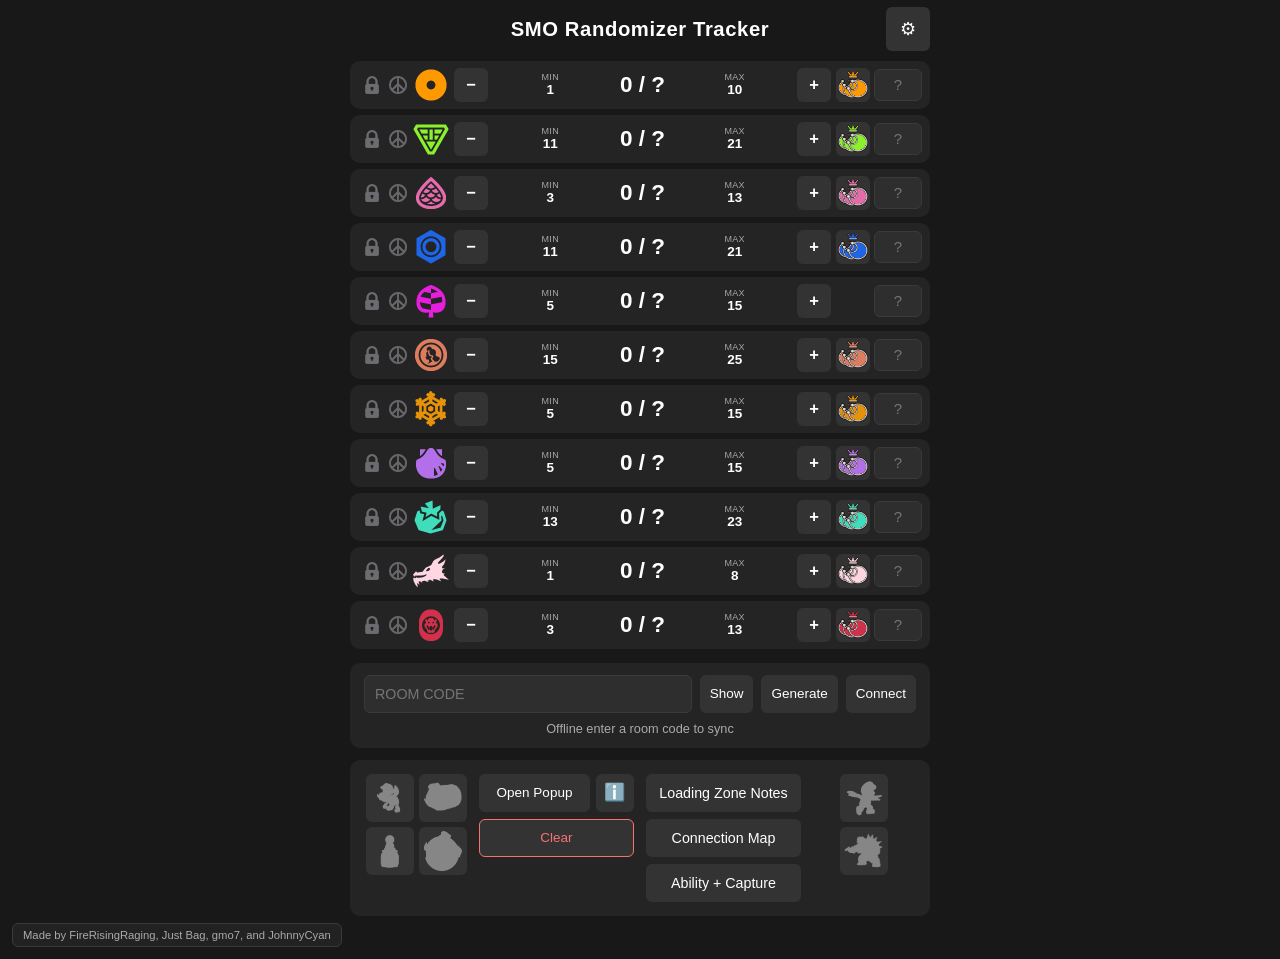
<file: index.html>
<!DOCTYPE html>
<html lang="en">

<head>
  <meta charset="UTF-8">
  <meta name="viewport" content="width=device-width, initial-scale=1.0, maximum-scale=1.0">
  <title>SMO Randomizer Tracker</title>

  <link rel="stylesheet" href="style.css">
  <link rel="icon" href="assets/SMO-ColoredGlobe.png">
</head>

<body>
  <div id="layout-row">
  <div id="app">
    <h1 class="header">
      <span>SMO Randomizer Tracker</span>
      <button class="ctrl-btn gear-btn" id="btn-settings"
        style="position: absolute; right: 0; top: 50%; transform: translateY(-50%);">⚙</button>
    </h1>
    <!-- Moon Rows -->
    <div id="moon-rows"></div>

    <!-- Sync -->
    <div id="sync-section">
      <div id="sync-room-row">
        <input type="password" id="input-room-code" placeholder="Room code" maxlength="12" spellcheck="false">
        <button class="ctrl-btn" id="btn-toggle-visibility" title="Show/hide room code and URL">Show</button>
        <button class="ctrl-btn" id="btn-generate-room">Generate</button>
        <button class="ctrl-btn" id="btn-connect-room">Connect</button>
      </div>
      <div id="sync-status">Offline. Enter a room code to sync</div>
      <div id="sync-url-row" class="hidden">
        <input type="password" id="input-obs-url" readonly>
        <button class="ctrl-btn" id="btn-copy-obs-url">Copy OBS URL</button>
      </div>
      <div id="sync-size-row" class="hidden">OBS size: <strong>945</strong> × <strong>1350</strong></div>
    </div>

    <!-- Tracker Moon Count (toggled via Settings → Main). Same look as #controls. -->
    <div id="moon-total-box" class="hidden">
      <span class="mt-frac"><span class="mt-counted">0</span> / <span class="mt-req">124</span></span>
      <span class="mt-sep">:</span>
      <span class="mt-left-wrap"><span class="mt-left">0</span> Left</span>
    </div>

    <!-- Controls -->
    <div id="controls">
      <div id="capture-section">
        <div id="capture-row"></div>
      </div>

      <div id="button-section">
        <div id="obs-btn-row">
          <button class="ctrl-btn" id="btn-obs">Open Popup</button>
          <button class="ctrl-btn info-btn" id="btn-obs-info" title="OBS Setup Help">ℹ️</button>
        </div>
        <button class="ctrl-btn danger-btn" id="btn-clear">Clear</button>
      </div>

      <div id="notes-section"></div>

      <div id="ability-section">
        <div id="ability-row"></div>
      </div>
    </div>
  </div>

  <!-- ── Side Panel ──────────────────────────────────────────────
       Embeds notes.html or map.html (same origin, so they share
       localStorage with this page) beside the main tracker. Notes and
       Map are mutually exclusive and controlled from Settings → Main,
       or by clicking the (repurposed) Loading Zone Notes / Connection
       Map buttons. Hidden below the mobile breakpoint - see app.js
       applySidePanel(). -->
  <div id="side-panel" class="hidden">
    <div class="side-panel-header">
      <span id="side-panel-title">Panel</span>
      <button class="modal-close" id="side-panel-close" aria-label="Close panel">✕</button>
    </div>
    <iframe id="side-panel-frame" title="Side panel content"></iframe>
  </div>
  </div>

  <!-- ── OBS Info Modal ──────────────────────────────────────────── -->
  <div id="obs-info-modal" class="modal-backdrop hidden" role="dialog" aria-label="OBS Setup Info">
    <div class="modal-box obs-info-modal-box">
      <div class="modal-header">
        <h2>ℹ️ OBS Setup</h2>
        <button class="modal-close" id="obs-info-close" aria-label="Close">✕</button>
      </div>
      <div class="modal-body obs-info-body">
        <p class="info-title">Browser Source <span class="info-tag">Recommended</span></p>
        <ol>
          <li>Enter or generate a <strong>Room Code</strong> in the tracker, then click <strong>Connect</strong></li>
          <li>Copy the <strong>OBS URL</strong> that appears</li>
          <li>In OBS add a <strong>Browser Source</strong></li>
          <li>Paste the OBS URL. Default size is <strong>945</strong> × <strong>1350</strong></li>
          <li>To make the overlay larger, change <strong>Popup Scale</strong> in Settings. The <strong>Browser Source Scale</strong> is always 3x that value, and the sync section shows
            the calculated width and height to paste into OBS.
          </li>
          <li>The overlay background is transparent so no chroma key needed</li>
        </ol>
        <p class="info-title">Popup Window</p>
        <p>Click <strong>Open Popup</strong> to open a window with a dark background sized to your <strong>Popup Scale</strong>, then capture it with Window Capture in OBS. You can add a <strong>color key</strong> in the format options to remove the dark gray background(<code>#181818</code>).
        </p>
        <p>Do not minimize the Popup when using with OBS as that will cause the popup not to function correctly, hide it behind another tab if needed.</p>
      </div>
    </div>
  </div>

  <!-- ── Settings Modal ─────────────────────────────────────────── -->
  <div id="settings-modal" class="modal-backdrop hidden" role="dialog" aria-label="Settings">
    <div class="modal-box settings-modal-box">
      <div class="modal-header">
        <h2>⚙ Settings</h2>
        <button class="modal-close" id="settings-close" aria-label="Close">✕</button>
      </div>

      <!-- Tab bar. Each button's data-tab matches a panel's data-panel below.
           Horizontally scrollable on narrow screens. -->
      <div class="settings-tabs" role="tablist">
        <button class="settings-tab active" data-tab="main" role="tab">Main</button>
        <button class="settings-tab" data-tab="kingdom" role="tab">Kingdom Tracking</button>
        <button class="settings-tab" data-tab="streamer" role="tab">Streamer</button>
        <button class="settings-tab" data-tab="notes" role="tab">Notes</button>
        <button class="settings-tab" data-tab="system" role="tab">System</button>
      </div>

      <div class="modal-body settings-body">

        <!-- ══ MAIN TAB ═════════════════════════════════════════════ -->
        <div class="settings-panel active" data-panel="main">

          <div class="settings-row">
            <span>Toggle Total Moon Count</span>
            <label class="toggle-switch">
              <input type="checkbox" id="toggle-moon-total">
              <span class="toggle-track"></span>
            </label>
          </div>

          <div class="settings-row">
            <span>Tracker Moon Count</span>
            <label class="toggle-switch">
              <input type="checkbox" id="toggle-tracker-moon-count">
              <span class="toggle-track"></span>
            </label>
          </div>

          <div class="settings-row">
            <span>Toggle Icon Colors</span>
            <label class="toggle-switch">
              <input type="checkbox" id="toggle-icon-colors">
              <span class="toggle-track"></span>
            </label>
          </div>

          <div class="settings-row">
            <span>Toggle Lock Sign</span>
            <label class="toggle-switch">
              <input type="checkbox" id="toggle-lock">
              <span class="toggle-track"></span>
            </label>
          </div>

          <div class="settings-row">
            <span>Toggle Peace Sign</span>
            <label class="toggle-switch">
              <input type="checkbox" id="toggle-peace">
              <span class="toggle-track"></span>
            </label>
          </div>

          <div class="settings-row">
            <span>Toggle Moon Rock Sign</span>
            <label class="toggle-switch">
              <input type="checkbox" id="toggle-rock">
              <span class="toggle-track"></span>
            </label>
          </div>

          <!-- Ability Lock sub-section. The Jump / Cap Bounce toggles only do
               anything while Ability Lock itself is on, so they're disabled
               (dimmed) when it's off. -->
          <div class="settings-subsection" id="subsection-ability">
            <div class="subsection-title">Ability Lock</div>
            <div class="settings-row">
              <span>Toggle Ability Lock</span>
              <label class="toggle-switch">
                <input type="checkbox" id="toggle-ability-lock">
                <span class="toggle-track"></span>
              </label>
            </div>
            <div class="settings-row settings-subrow">
              <span>Show Jump</span>
              <label class="toggle-switch">
                <input type="checkbox" id="toggle-ability-jump">
                <span class="toggle-track"></span>
              </label>
            </div>
            <div class="settings-row settings-subrow">
              <span>Show Cap Bounce</span>
              <label class="toggle-switch">
                <input type="checkbox" id="toggle-ability-cap">
                <span class="toggle-track"></span>
              </label>
            </div>
          </div>

          <div class="settings-row">
            <span>Toggle Captures</span>
            <label class="toggle-switch">
              <input type="checkbox" id="toggle-captures">
              <span class="toggle-track"></span>
            </label>
          </div>

          <div class="settings-row">
            <span>Toggle Save Buttons</span>
            <label class="toggle-switch">
              <input type="checkbox" id="toggle-save-buttons">
              <span class="toggle-track"></span>
            </label>
          </div>

          <div class="settings-row">
            <span>Highlight Complete Moons (Green)</span>
            <label class="toggle-switch">
              <input type="checkbox" id="toggle-complete-color">
              <span class="toggle-track"></span>
            </label>
          </div>

          <!-- Side Panel sub-section. Notes and Map are mutually exclusive -
               turning one on turns the other off (enforced in app.js).
               Horizontal needs room beside the tracker, so it's unavailable
               below the mobile breakpoint (the setting is kept, just not
               rendered, until the screen is wide enough again). Vertical
               stacks below the tracker instead, so it stays available at
               any width, including mobile. -->
          <div class="settings-subsection" id="subsection-panel">
            <div class="subsection-title">Side Panel</div>
            <!-- Only one panel can be open at a time, so these are segmented
                 buttons (same control style as Location below) rather than
                 separate toggles. Off = no panel. Values map to
                 settings.panel_mode - see applySidePanel() in app.js. -->
            <div class="settings-row settings-row-stack">
              <span>Panel</span>
              <div class="segmented segmented-wrap" id="seg-panel-mode">
                <button type="button" class="seg-btn" data-value="none">Off</button>
                <button type="button" class="seg-btn" data-value="notes">Notes</button>
                <button type="button" class="seg-btn" data-value="map">Map</button>
                <button type="button" class="seg-btn" data-value="apc">Abilities &amp; Captures</button>
              </div>
            </div>
            <div class="settings-row settings-subrow">
              <span>Location</span>
              <div class="segmented" id="seg-panel-location">
                <button type="button" class="seg-btn" data-value="horizontal">Horizontal</button>
                <button type="button" class="seg-btn" data-value="vertical">Vertical</button>
              </div>
            </div>
          </div>

        </div>


        <!-- ══ KINGDOM TRACKING TAB ═════════════════════════════════ -->
        <div class="settings-panel" data-panel="kingdom">

          <div class="settings-row">
            <span>Toggle Multi Moon</span>
            <label class="toggle-switch">
              <input type="checkbox" id="toggle-multi-moon">
              <span class="toggle-track"></span>
            </label>
          </div>

          <div class="settings-row">
            <span>Toggle Moon Min/Max Range</span>
            <label class="toggle-switch">
              <input type="checkbox" id="toggle-moon-range">
              <span class="toggle-track"></span>
            </label>
          </div>

          <div class="settings-row">
            <span>Total Moon Requirement</span>
            <div class="input-save-pair">
              <input type="number" id="input-moon-req" placeholder="124" min="1" max="9999">
              <button class="save-inline-btn" id="save-moon-req">Save</button>
            </div>
          </div>

          <!-- Each kingdom toggle shows/hides that kingdom on the main tracker
               and in Notes. To add another one later: copy this row (swap the
               id and label), then see the matching comment next to
               KINGDOM_VISIBILITY_SETTINGS in app.js for the rest of the steps.

               "Show on OBS Overlay" is a sub-toggle of Moon Kingdom: it only
               appears while Moon Kingdom is on, and controls whether the extra
               row is drawn on the OBS overlay (which also grows its height). -->
          <div class="settings-row">
            <span>Cap Kingdom</span>
            <label class="toggle-switch">
              <input type="checkbox" id="toggle-kingdom-cap">
              <span class="toggle-track"></span>
            </label>
          </div>

          <div class="settings-row settings-subrow" id="row-cap-obs">
            <span>Show Cap Kingdom on OBS</span>
            <label class="toggle-switch">
              <input type="checkbox" id="toggle-cap-obs">
              <span class="toggle-track"></span>
            </label>
          </div>

          <div class="settings-row">
            <span>Moon Kingdom</span>
            <label class="toggle-switch">
              <input type="checkbox" id="toggle-kingdom-moon">
              <span class="toggle-track"></span>
            </label>
          </div>

          <div class="settings-row settings-subrow" id="row-moon-obs">
            <span>Show Moon Kingdom on OBS</span>
            <label class="toggle-switch">
              <input type="checkbox" id="toggle-moon-obs">
              <span class="toggle-track"></span>
            </label>
          </div>

        </div>

        <!-- ══ STREAMER TAB ═════════════════════════════════════════ -->
        <div class="settings-panel" data-panel="streamer">

          <div class="settings-row">
            <span>Popup Scale</span>
            <div class="input-save-pair">
              <input type="number" id="input-overlay-scale" placeholder="1" min="0.1" max="10" step="0.1">
              <button class="save-inline-btn" id="save-overlay-scale">Save</button>
            </div>
          </div>

          <div class="settings-row">
            <span>Browser Source Scale</span>
            <div class="input-save-pair">
              <input type="number" id="input-browser-source-scale" value="3" readonly disabled title="Always 3x the Popup Scale">
            </div>
          </div>

          <div class="settings-row">
            <span>Sync Server URL</span>
            <div class="input-save-pair">
              <input type="text" id="input-ws-url" placeholder="wss://smo-rand.johnnycyan.com/ws" spellcheck="false">
              <button class="save-inline-btn" id="save-ws-url">Save</button>
            </div>
          </div>

          <!-- Moon Updater sub-section. Location + Message Count only matter
               while the updater is on, so they're disabled when it's off. -->
          <div class="settings-subsection" id="subsection-updater">
            <div class="subsection-title">Moon Updater</div>
            <div class="settings-row">
              <span>Toggle Moon Updater</span>
              <label class="toggle-switch">
                <input type="checkbox" id="toggle-moon-updater">
                <span class="toggle-track"></span>
              </label>
            </div>
            <div class="settings-row settings-subrow">
              <span>Location</span>
              <div class="segmented" id="seg-updater-location">
                <button type="button" class="seg-btn" data-value="top">Top</button>
                <button type="button" class="seg-btn" data-value="bottom">Bottom</button>
              </div>
            </div>
            <div class="settings-row settings-subrow">
              <span>Message Count</span>
              <div class="input-save-pair">
                <select id="select-updater-count" class="settings-select">
                  <option value="1">1</option>
                  <option value="2">2</option>
                  <option value="3">3</option>
                  <option value="4">4</option>
                  <option value="5">5</option>
                </select>
              </div>
            </div>
          </div>

        </div>

        <!-- ══ NOTES TAB ════════════════════════════════════════════ -->
        <div class="settings-panel" data-panel="notes">

          <div class="settings-row">
            <span>Painting Tracker</span>
            <label class="toggle-switch">
              <input type="checkbox" id="toggle-painting-notes">
              <span class="toggle-track"></span>
            </label>
          </div>

          <div class="settings-row">
            <span>Notes Scroll Speed (px)</span>
            <div class="input-save-pair">
              <input type="number" id="input-notes-scroll" placeholder="100" min="10" max="2000">
              <button class="save-inline-btn" id="save-notes-scroll">Save</button>
            </div>
          </div>

          <div class="settings-row">
            <span>Scroll Left Button</span>
            <button class="rebind-btn" id="rebind-scroll-left">Mouse 4</button>
          </div>

          <div class="settings-row">
            <span>Scroll Right Button</span>
            <button class="rebind-btn" id="rebind-scroll-right">Mouse 5</button>
          </div>

        </div>

        <!-- ══ SYSTEM TAB ═══════════════════════════════════════════ -->
        <div class="settings-panel" data-panel="system">

          <button class="sys-btn sys-btn-outline-orange" id="btn-zone-names">Zone Names</button>

          <button class="sys-btn sys-btn-outline-green" id="btn-hotkeys">Hotkeys</button>

          <button class="sys-btn sys-btn-blue" id="btn-download-save">Download Save State</button>

          <button class="sys-btn sys-btn-outline-blue" id="btn-load-save">Load Save State</button>
          <input type="file" id="input-load-save" accept="application/json,.json" hidden>

          <!-- Spoiler Log: gray fill, yellow border. Last option in System.
               Wired up in spoiler-log.js. -->
          <button class="sys-btn sys-btn-gray-yellow" id="btn-spoiler-log">Spoiler Log</button>
          <input type="file" id="sl-file-input" accept=".txt,text/plain" hidden>

        </div>

      </div>

      <div class="settings-footer">
        <button class="ctrl-btn revert-btn" id="btn-revert-settings">Revert to Default Settings</button>
      </div>
    </div>
  </div>

  <!-- ── Loading Zones Modal ───────────────────────────────────── -->
  <div id="lz-modal" class="modal-backdrop hidden" role="dialog" aria-label="Loading Zone Notes">
    <div class="modal-box lz-modal-box">
      <div class="modal-header">
        <h2>Loading Zone Notes</h2>
        <div class="modal-header-actions">
          <button class="modal-icon-btn-red" id="lz-clear-notes" title="Clear all notes">Clear</button>
          <button class="modal-icon-btn" id="lz-popout" title="Open in separate window">↗️</button>
          <button class="modal-close" id="lz-close" aria-label="Close">✕</button>
        </div>
      </div>
      <div class="lz-scroll-wrap">
        <div id="lz-content"></div>
      </div>
    </div>
  </div>
  <!-- ── Zone Names Modal ──────────────────────────────────────── -->
  <div id="zone-names-modal" class="modal-backdrop hidden" role="dialog" aria-label="Zone Names">
    <div class="modal-box zone-names-modal-box">
      <div class="zone-names-topbar">
        <button class="zn-save-btn" id="zn-save">Save</button>
        <button class="zn-ingame-btn" id="zn-use-ingame">Use In-Game Names</button>
        <button class="zn-revert-btn" id="zn-revert">Revert to Default</button>
      </div>
      <div class="zone-names-body" id="zone-names-body"></div>
    </div>
  </div>

  <!-- ── Hotkeys Modal ─────────────────────────────────────────── -->
  <!-- One binding per kingdom. The bound key alone adds a moon, Shift + it
       removes one (clamped at 0), Ctrl + it adds a multi moon (+3) - same as
       clicking the multi-moon button. Bindings are stored as KeyboardEvent
       .code values, so Shift/Ctrl combos never collide with the base key
       (e.g. Moon Kingdom is bound to the physical "=/+" key: "Equal"). The
       whole thing is inert while the toggle is off, and while a text field is
       focused, so typing in Total Moon Requirement never fires a hotkey. -->
  <div id="hotkeys-modal" class="modal-backdrop hidden" role="dialog" aria-label="Hotkeys">
    <div class="modal-box hotkeys-modal-box">
      <div class="modal-header">
        <h2>⌨ Hotkeys</h2>
        <button class="modal-close" id="hotkeys-close" aria-label="Close">✕</button>
      </div>

      <div class="modal-body hotkeys-body">
        <div class="settings-row">
          <span>Enable Hotkeys</span>
          <label class="toggle-switch">
            <input type="checkbox" id="toggle-hotkeys">
            <span class="toggle-track"></span>
          </label>
        </div>

        <p class="hotkeys-hint">
          <strong>Key</strong> adds a moon &nbsp;·&nbsp;
          <strong>Shift + Key</strong> removes one &nbsp;·&nbsp;
          <strong>Ctrl + Key</strong> adds a multi moon (+3)
        </p>
        <p class="hotkeys-hint hotkeys-hint-dim">
          Hotkeys only work while this tab is focused - a web page can't read the
          keyboard in the background. They're also ignored while you're typing in
          any text box.
        </p>

        <div id="hotkeys-list"></div>
      </div>

      <div class="settings-footer">
        <button class="ctrl-btn revert-btn" id="hotkeys-reset">Reset to Default Hotkeys</button>
      </div>
    </div>
  </div>

  <div id="author-credit">Made by FireRisingRaging, Just Bag, gmo7, and JohnnyCyan</div>

  <!-- ── Icon Picker (appended to body by JS) ──────────────────── -->

  <script src="sync.js"></script>
  <script src="firebase-progress-sync.js?v=2"></script>
  <script src="apc-data.js?v=2"></script>
  <script src="app.js?v=6"></script>
  <script src="spoiler-log.js?v=1"></script>
</body>

</html>
</file>
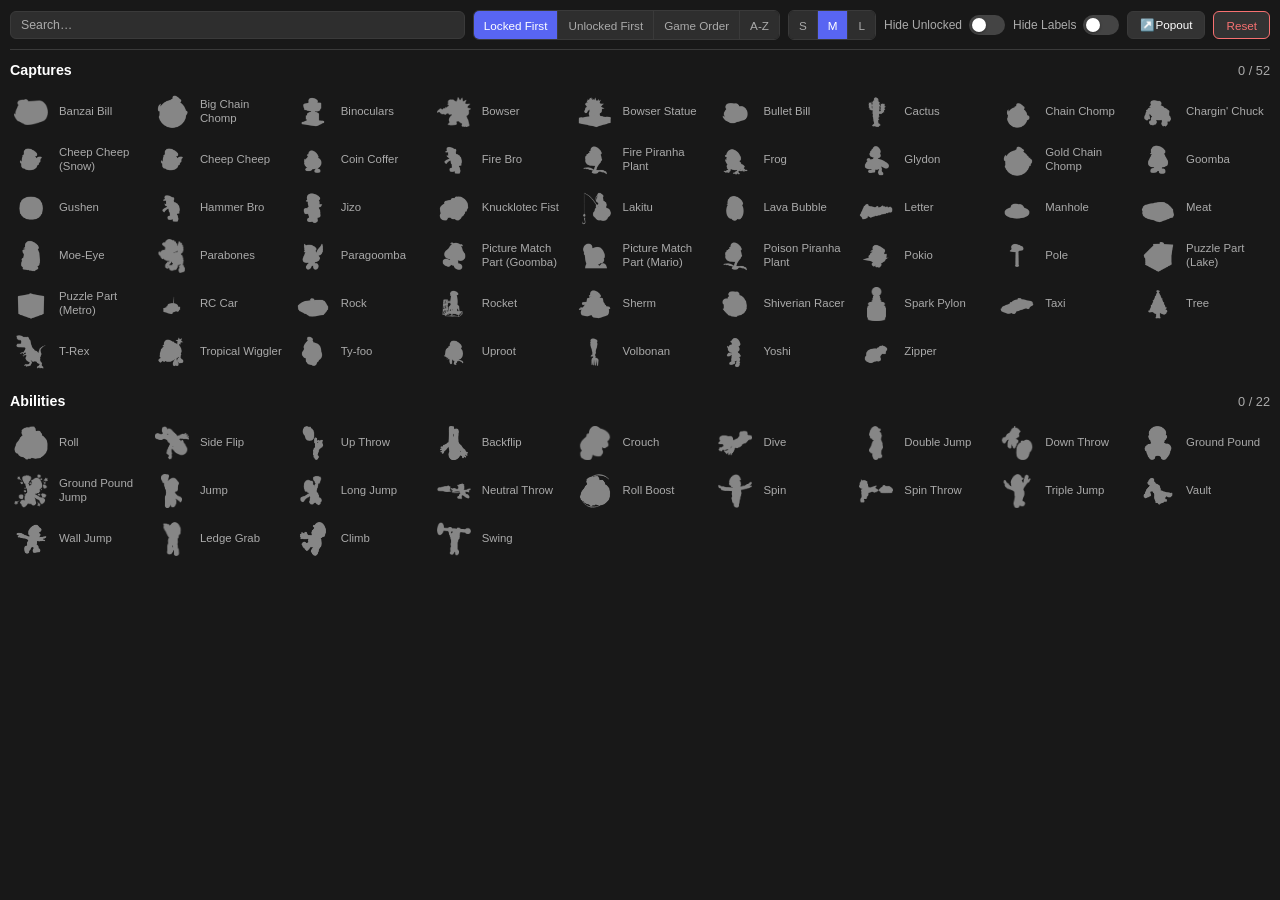
<file: apc.html>
<!DOCTYPE html>
<html lang="en">
<head>
<meta charset="UTF-8">
<meta name="viewport" content="width=device-width, initial-scale=1">
<title>Abilities &amp; Captures</title>
<link rel="icon" href="assets/SMO-ColoredGlobe.png">
<link rel="stylesheet" href="style.css?v=2">
</head>

<!-- Embedded in the tracker's side panel (see applySidePanel in app.js) or
     popped out into its own window. Same origin as index.html, so it shares
     localStorage - every toggle here is a read-modify-write against the same
     tracker_state key, then a BroadcastChannel ping so the other window
     redraws. Entries linked to the main tracker (Bowser, Spark Pylon, Banzai
     Bill, Parabones, Wall Jump, High Jump, Cap Bounce) write straight into
     state.captures / state.abilities, which is what OBS already reads. -->

<body class="apc-body">

  <!-- ── Top bar ─────────────────────────────────────────────────── -->
  <div class="apc-toolbar">
    <input type="search" id="apc-search" class="apc-search" placeholder="Search…" autocomplete="off">

    <div class="segmented" id="apc-seg-sort">
      <button type="button" class="seg-btn" data-value="locked">Locked First</button>
      <button type="button" class="seg-btn" data-value="unlocked">Unlocked First</button>
      <button type="button" class="seg-btn" data-value="game">Game Order</button>
      <button type="button" class="seg-btn" data-value="az">A-Z</button>
    </div>

    <div class="segmented" id="apc-seg-size">
      <button type="button" class="seg-btn" data-value="small">S</button>
      <button type="button" class="seg-btn" data-value="medium">M</button>
      <button type="button" class="seg-btn" data-value="large">L</button>
    </div>

    <label class="apc-toolbar-toggle">
      <span>Hide Unlocked</span>
      <span class="toggle-switch">
        <input type="checkbox" id="apc-hide-unlocked">
        <span class="toggle-track"></span>
      </span>
    </label>

    <label class="apc-toolbar-toggle">
      <span>Hide Labels</span>
      <span class="toggle-switch">
        <input type="checkbox" id="apc-hide-labels">
        <span class="toggle-track"></span>
      </span>
    </label>

    <button type="button" class="apc-popout-btn" id="apc-popout" title="Open in a new tab">↗️Popout</button>
    <button type="button" class="apc-reset-btn" id="apc-reset">Reset</button>
  </div>

  <!-- ── Content ─────────────────────────────────────────────────── -->
  <div class="apc-scroll">
    <section class="apc-section">
      <div class="apc-section-header">
        <h2>Captures</h2>
        <span class="apc-counter" id="apc-count-captures">0 / 0</span>
      </div>
      <div class="apc-grid" id="apc-grid-captures"></div>
      <p class="apc-empty hidden" id="apc-empty-captures">Nothing matches.</p>
    </section>

    <section class="apc-section">
      <div class="apc-section-header">
        <h2>Abilities</h2>
        <span class="apc-counter" id="apc-count-abilities">0 / 0</span>
      </div>
      <div class="apc-grid" id="apc-grid-abilities"></div>
      <p class="apc-empty hidden" id="apc-empty-abilities">Nothing matches.</p>
    </section>
  </div>

<script src="apc-data.js?v=2"></script>
<script>
(function () {
  'use strict';

  const STATE_KEY = 'tracker_state';

  // Panel-only view options. They live in settings so they persist and travel
  // with a downloaded save file like everything else.
  const VIEW_DEFAULTS = {
    apc_sort: 'locked',       // 'locked' | 'unlocked' | 'game' | 'az'
    apc_size: 'medium',       // 'small' | 'medium' | 'large'
    apc_hide_unlocked: false,
    apc_hide_labels: false,   // hide the text labels (icons get bigger)
  };

  let state = { settings: {}, captures: {}, abilities: {}, apc: { captures: {}, abilities: {} } };
  let search = '';
  let suppressBroadcast = false;

  // Safety net. Anything else sharing this localStorage - the tracker, the OBS
  // page, a second tab, an older cached copy of app.js - could write a state
  // that predates a click made here and silently undo it. So remember what this
  // panel has just changed, and if a re-read comes back disagreeing, put it
  // back and re-save. Entries expire quickly so the panel never permanently
  // fights a legitimate change made somewhere else.
  const EDIT_GRACE_MS = 4000;
  let warnedAboutClobber = false;
  // True while this panel is applying its own change. A re-read during that
  // window may legitimately need correcting (the edit is noted before it's
  // written), so correct silently rather than reporting a clobber.
  let inMutate = false;
  const recentEdits = { captures: new Map(), abilities: new Map() };
  const recentSettings = new Map();

  function noteEdit(kind, key, value) {
    recentEdits[kind].set(key, { value, at: Date.now() });
  }
  function noteSetting(key, value) {
    recentSettings.set(key, { value, at: Date.now() });
  }

  // Returns true if anything had to be corrected, i.e. we were clobbered.
  function reassertRecentEdits() {
    const now = Date.now();
    let corrected = false;

    for (const kind of ['captures', 'abilities']) {
      for (const [key, rec] of recentEdits[kind]) {
        if (now - rec.at > EDIT_GRACE_MS) { recentEdits[kind].delete(key); continue; }
        if (APC.isUnlocked(state, kind, key) !== rec.value) {
          APC.setUnlocked(state, kind, key, rec.value);
          corrected = true;
        }
      }
    }
    for (const [key, rec] of recentSettings) {
      if (now - rec.at > EDIT_GRACE_MS) { recentSettings.delete(key); continue; }
      if (state.settings[key] !== rec.value) {
        state.settings[key] = rec.value;
        corrected = true;
      }
    }
    return corrected;
  }

  // A change from the main tracker (or another window) redraws in place for the
  // same reason a local toggle does - see orderCache.
  //
  // apc-data.js deliberately delivers over three routes at once (Broadcast
  // Channel, postMessage, storage event) since not all of them work on every
  // setup - file:// pages in particular can drop BroadcastChannel/localStorage
  // sharing between windows. That means a single change can arrive as two or
  // three back-to-back messages. Reacting to each one individually stacks up
  // redraws right when the user might be mid-click, so coalesce them into one
  // redraw on the next frame instead.
  let externalRenderPending = false;
  let externalResort = false;
  function scheduleExternalRender(data) {
    // Temporary diagnostic - confirms this panel (which may be a same-origin
    // iframe, a whole separate window, or the pop-out) actually receives the
    // sync ping at all, and what it reads back out of localStorage in
    // response to it.
    console.log('[apc] scheduleExternalRender', data);
    // An authoritative wipe from the main tracker's Clear button. Drop this
    // panel's short-lived edit protection immediately (synchronously, before
    // any pending render runs) so it can't re-assert an entry that was just
    // cleared, and resort so the freshly-locked entries settle into place.
    if (data && data.type === 'apc-reset') {
      recentEdits.captures.clear();
      recentEdits.abilities.clear();
      recentSettings.clear();
      warnedAboutClobber = false;
      externalResort = true;
    }
    if (externalRenderPending) return;
    externalRenderPending = true;
    requestAnimationFrame(() => {
      externalRenderPending = false;
      const resort = externalResort;
      externalResort = false;
      readState();
      render(resort);
    });
  }
  const channel = APC.makeChannel(scheduleExternalRender);

  // ── State ──────────────────────────────────────────────────────────────────
  function readState() {
    try {
      const raw = localStorage.getItem(STATE_KEY);
      state = raw ? JSON.parse(raw) : {};
      // Decoded to readable names, not raw objects - a screenshot with a
      // collapsed object in it answers nothing. This is APC.isUnlocked()
      // evaluated the exact same way render() itself will evaluate it a
      // moment later, so if a name is missing here, render() was never
      // going to show it unlocked either - the bug is upstream of render(),
      // in what this panel actually has in `state`. If it's present here
      // but the grid still doesn't show it unlocked, the bug is in render().
      console.log('[apc] readState captures unlocked:',
        APC.CAPTURES.filter(c => APC.isUnlocked(state, 'captures', c.key)).map(c => c.key));
      console.log('[apc] readState abilities unlocked:',
        APC.ABILITIES.filter(a => APC.isUnlocked(state, 'abilities', a.key)).map(a => a.key));
    } catch (e) {
      console.error('APC: failed to read state', e);
      state = {};
    }
    if (!state.settings) state.settings = {};
    if (!state.captures) state.captures = {};
    if (!state.abilities) state.abilities = {};
    APC.ensure(state);
    for (const [k, v] of Object.entries(VIEW_DEFAULTS)) {
      if (!(k in state.settings)) state.settings[k] = v;
    }

    // If something wrote over a click we just made, restore it and push it back
    // out so the other window picks up the corrected version.
    if (reassertRecentEdits()) {
      if (!warnedAboutClobber && !inMutate) {
        warnedAboutClobber = true;
        console.warn('Abilities & Captures: another window wrote over a change made here, ' +
                     'and it has been restored. If this keeps happening, hard-refresh with ' +
                     'Ctrl+F5 so every file is the current version.');
      }
      try { localStorage.setItem(STATE_KEY, JSON.stringify(state)); } catch (e) {}
      channel.post({ type: 'apc-changed' });
    }
  }

  // Always re-read before writing: the main window may have changed something
  // else (moon counts, notes) since this page last rendered, and this page must
  // not stomp it.
  function mutate(fn) {
    inMutate = true;
    readState();
    fn(state);
    try {
      localStorage.setItem(STATE_KEY, JSON.stringify(state));
    } catch (e) {
      console.error('APC: failed to save state', e);
    }
    inMutate = false;
    if (!suppressBroadcast) channel.post({ type: 'apc-changed' });
  }

  // ── Rendering ──────────────────────────────────────────────────────────────
  // Last computed order per section, as a list of keys. Toggling an entry
  // re-sorts immediately so a freshly (un)locked item jumps to its new spot
  // under "Locked First" / "Unlocked First" right when you click it, rather
  // than lingering until the next sort/search/Hide-Unlocked change. The order
  // also refreshes on those changes and whenever the panel is reopened.
  // (Trade-off: under a lock-sensitive sort the grid shifts under the cursor
  // as items move, so rapid tick-off runs can land on a neighbouring entry.)
  let orderCache = { captures: null, abilities: null };

  function sortedItems(kind) {
    const list = kind === 'captures' ? APC.CAPTURES : APC.ABILITIES;
    const sort = state.settings.apc_sort;
    const items = list.map(it => ({ ...it, unlocked: APC.isUnlocked(state, kind, it.key) }));

    if (sort === 'az') {
      items.sort((a, b) => a.name.localeCompare(b.name));
    } else if (sort === 'locked') {
      // Unlocked entries drop to the bottom, each group still in game order.
      items.sort((a, b) => (a.unlocked - b.unlocked) || (a.order - b.order));
    } else if (sort === 'unlocked') {
      items.sort((a, b) => (b.unlocked - a.unlocked) || (a.order - b.order));
    } // 'game' = leave in list order

    return items;
  }

  function visibleItems(kind, resort) {
    if (resort || !orderCache[kind]) {
      orderCache[kind] = sortedItems(kind).map(it => it.key);
    }

    const byKey = new Map(
      (kind === 'captures' ? APC.CAPTURES : APC.ABILITIES).map(it => [it.key, it])
    );

    let items = orderCache[kind]
      .map(key => byKey.get(key))
      .filter(Boolean)
      .map(it => ({ ...it, unlocked: APC.isUnlocked(state, kind, it.key) }));

    const hide = !!state.settings.apc_hide_unlocked;
    const q = search.trim().toLowerCase();
    if (q) items = items.filter(it => it.name.toLowerCase().includes(q));
    if (hide) items = items.filter(it => !it.unlocked);

    return items;
  }

  // Key -> the wrapper element currently in the DOM for it, per section.
  // Reusing nodes (instead of wiping and rebuilding the grid on every toggle)
  // matters for more than tidiness: if a click on item B lands while item A's
  // toggle is still tearing down/rebuilding the whole grid, B's element can
  // get replaced between mousedown and mouseup and the browser drops the
  // click entirely. Updating existing nodes in place means the element under
  // your cursor is still the same element a moment later, so fast clicks
  // (and redraws triggered by an incoming sync message) can't eat each other.
  const gridElems = { captures: new Map(), abilities: new Map() };

  function buildItem(kind, it) {
    const wrap = document.createElement('div');

    const btn = document.createElement('button');
    btn.type = 'button';
    btn.className = 'apc-icon-btn';

    const img = document.createElement('img');
    img.src = it.src;
    img.alt = it.name;
    img.loading = 'lazy';
    // A missing file shouldn't leave a broken-image glyph in the grid.
    img.addEventListener('error', () => wrap.classList.add('apc-missing'));
    btn.appendChild(img);

    const label = document.createElement('span');
    label.className = 'apc-label';
    label.textContent = it.name;

    const toggle = () => {
      const next = !APC.isUnlocked(state, kind, it.key);
      noteEdit(kind, it.key, next);
      mutate(s => APC.setUnlocked(s, kind, it.key, next));
      // Re-sort on click so a freshly (un)locked entry jumps to its new
      // position immediately under Locked/Unlocked First, instead of waiting
      // for the next sort/search/filter change. Nodes are still reused (see
      // gridElems), so the same element just slides into place.
      render(true);
    };
    btn.addEventListener('click', toggle);
    // Clicking the name works too - it's a bigger target than the icon.
    label.addEventListener('click', toggle);

    wrap.appendChild(btn);
    wrap.appendChild(label);
    return wrap;
  }

  function renderGrid(kind, resort) {
    const grid = document.getElementById(`apc-grid-${kind}`);
    const empty = document.getElementById(`apc-empty-${kind}`);
    const items = visibleItems(kind, resort);
    const elems = gridElems[kind];

    empty.classList.toggle('hidden', items.length > 0);

    const seen = new Set();
    let cursor = grid.firstChild;

    for (const it of items) {
      seen.add(it.key);
      let wrap = elems.get(it.key);
      if (!wrap) {
        wrap = buildItem(kind, it);
        elems.set(it.key, wrap);
      }

      // Update state-dependent bits in place rather than recreating anything.
      wrap.className = 'apc-item' + (it.unlocked ? ' unlocked' : ' locked');
      const btn = wrap.querySelector('.apc-icon-btn');
      btn.title = it.name;
      btn.setAttribute('aria-pressed', String(it.unlocked));

      // Make sure this node sits in the right slot in the current order
      // without touching nodes that are already correctly positioned.
      if (cursor !== wrap) {
        grid.insertBefore(wrap, cursor);
      } else {
        cursor = cursor.nextSibling;
      }
    }

    // Drop nodes for keys that are no longer visible (filtered/searched out
    // or removed), and forget them so they don't leak.
    for (const [key, wrap] of elems) {
      if (!seen.has(key)) {
        wrap.remove();
        elems.delete(key);
      }
    }
  }

  function renderCounters() {
    document.getElementById('apc-count-captures').textContent =
      `${APC.countUnlocked(state, 'captures')} / ${APC.CAPTURES.length}`;
    document.getElementById('apc-count-abilities').textContent =
      `${APC.countUnlocked(state, 'abilities')} / ${APC.ABILITIES.length}`;
  }

  function renderToolbar() {
    document.querySelectorAll('#apc-seg-sort .seg-btn').forEach(b =>
      b.classList.toggle('active', b.dataset.value === state.settings.apc_sort));
    document.querySelectorAll('#apc-seg-size .seg-btn').forEach(b =>
      b.classList.toggle('active', b.dataset.value === state.settings.apc_size));
    document.getElementById('apc-hide-unlocked').checked = !!state.settings.apc_hide_unlocked;
    document.getElementById('apc-hide-labels').checked = !!state.settings.apc_hide_labels;

    document.body.classList.remove('apc-size-small', 'apc-size-medium', 'apc-size-large');
    document.body.classList.add(`apc-size-${state.settings.apc_size || 'medium'}`);
    // Icons-only mode: hides the text labels and enlarges the icons (see the
    // .apc-hide-labels rules in style.css).
    document.body.classList.toggle('apc-hide-labels', !!state.settings.apc_hide_labels);
  }

  function render(resort) {
    if (resort === undefined) resort = true;
    renderToolbar();
    renderGrid('captures', resort);
    renderGrid('abilities', resort);
    renderCounters();
  }

  // ── Wiring ─────────────────────────────────────────────────────────────────
  document.getElementById('apc-search').addEventListener('input', (e) => {
    search = e.target.value;
    renderGrid('captures');
    renderGrid('abilities');
  });

  document.querySelectorAll('#apc-seg-sort .seg-btn').forEach(btn => {
    btn.addEventListener('click', () => {
      noteSetting('apc_sort', btn.dataset.value);
      mutate(s => { s.settings.apc_sort = btn.dataset.value; });
      render();
    });
  });

  document.querySelectorAll('#apc-seg-size .seg-btn').forEach(btn => {
    btn.addEventListener('click', () => {
      noteSetting('apc_size', btn.dataset.value);
      mutate(s => { s.settings.apc_size = btn.dataset.value; });
      render();
    });
  });

  document.getElementById('apc-hide-unlocked').addEventListener('change', (e) => {
    noteSetting('apc_hide_unlocked', e.target.checked);
    mutate(s => { s.settings.apc_hide_unlocked = e.target.checked; });
    render();
  });

  document.getElementById('apc-hide-labels').addEventListener('change', (e) => {
    noteSetting('apc_hide_labels', e.target.checked);
    mutate(s => { s.settings.apc_hide_labels = e.target.checked; });
    // Only the labels/sizing change, so no resort is needed - redraw in place.
    render(false);
  });

  // Pop this panel out into its own browser tab. The named target means
  // clicking it again just refocuses the same tab rather than piling up new
  // ones, and it's the same target the main tracker's "Ability + Capture"
  // button uses, so the two never fight over separate tabs.
  document.getElementById('apc-popout').addEventListener('click', () => {
    window.open('apc.html?v=2', 'AbilitiesCaptures');
  });

  document.getElementById('apc-reset').addEventListener('click', () => {
    if (!confirm('Clear every capture and ability? This also clears the linked icons on the main tracker.')) return;
    APC.CAPTURES.forEach(it => noteEdit('captures', it.key, false));
    APC.ABILITIES.forEach(it => noteEdit('abilities', it.key, false));
    mutate(s => {
      APC.CAPTURES.forEach(it => APC.setUnlocked(s, 'captures', it.key, false));
      APC.ABILITIES.forEach(it => APC.setUnlocked(s, 'abilities', it.key, false));
    });
    render();
  });

  readState();
  render();
})();
</script>
</body>
</html>
</file>
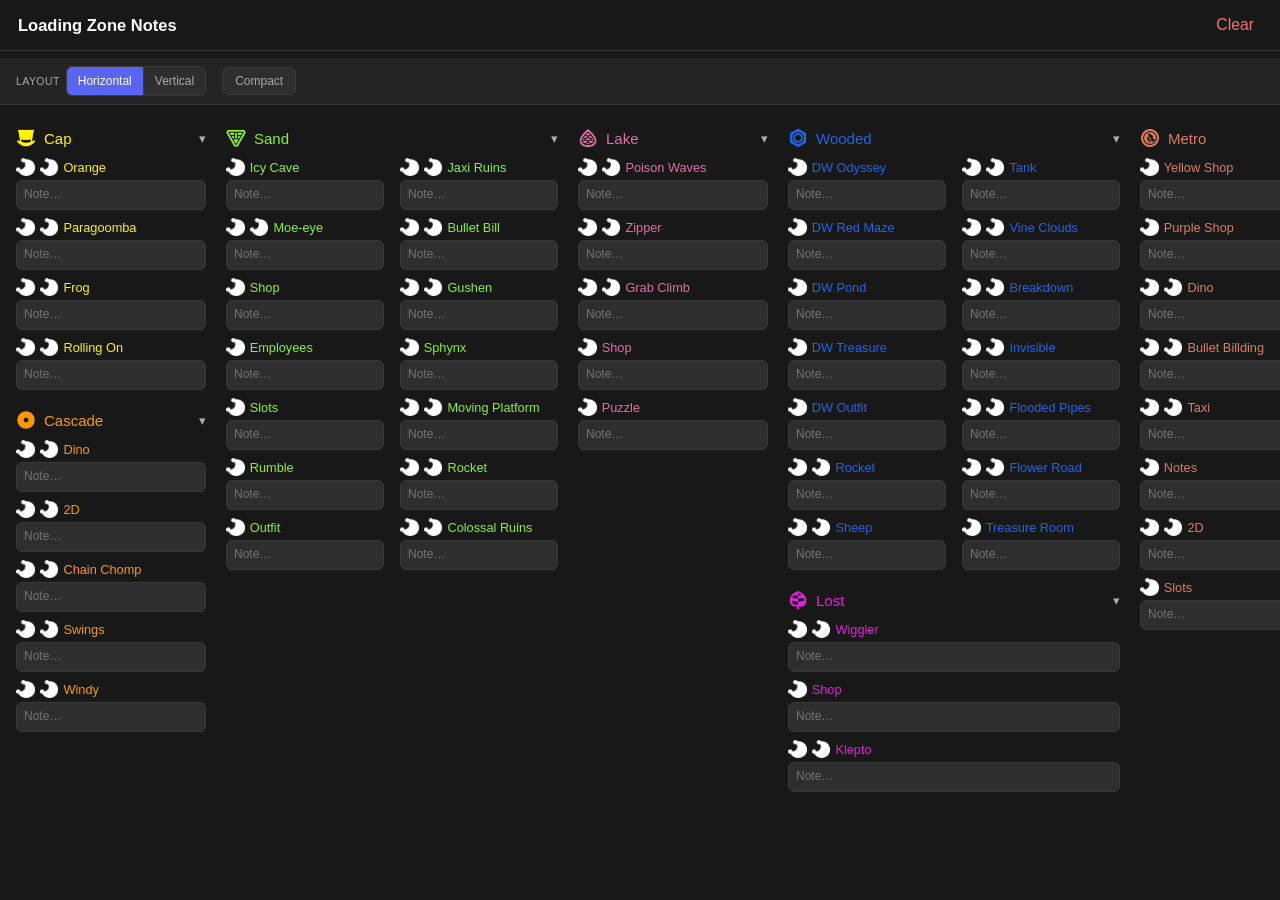
<file: notes.html>
<!DOCTYPE html>
<html lang="en">
<head>
  <meta charset="UTF-8">
  <meta name="viewport" content="width=device-width, initial-scale=1.0">
  <title>Loading Zone Notes</title>
  <link rel="stylesheet" href="style.css">
  <link rel="icon" href="assets/SMO-ColoredGlobe.png">
  <style>
    /* Override the main stylesheet's page padding/sizing this page IS the window */
    html { height: 100%; }
    body.notes-page {
      height: 100vh;
      margin: 0;
      padding: 0;
      overflow: hidden;
      display: flex;
      flex-direction: column;
      background: var(--bg);
      color: var(--text);
      font-family: var(--font);
    }
    .notes-page-header {
      display: flex;
      align-items: center;
      justify-content: space-between;
      padding: 12px 18px;
      border-bottom: 1px solid var(--border);
      flex-shrink: 0;
    }
    .notes-page-header h2 { font-size: 1.1rem; }
    #lz-content { padding: 16px; }
  </style>
</head>
<body class="notes-page">
  <div class="notes-page-header">
    <h2>Loading Zone Notes</h2>
    <div class="modal-header-actions">
      <button class="modal-icon-btn-red" id="notes-page-clear" title="Clear all notes">Clear</button>
    </div>
  </div>
  <div class="lz-scroll-wrap">
    <div id="lz-content"></div>
  </div>

  <script>
    'use strict';

    // ── Shared constants (mirrors app.js) ──────────────────────────
    const STATE_KEY = 'tracker_state';
    const MOBILE_BREAKPOINT  = 540;
    const ZONE_SPLIT_THRESHOLD = 10 ;

    const PICKER_ICONS = [
    'Cascade.png','Sand.png','Lake.png','Wooded.png','Lost.png','Metro.png',
    'Snow.png','Seaside.png','Luncheon.png','Ruin.png','Bowser.png',
    'Cap.png','Dark.png','Star.png','Cloud.png','MoonK.png',"Moon.png","Moon_Dark.png","checkmark.png","xmark.png",
    ];


    const DEFAULT_SETTINGS = {
      show_moon_total:   true,
      moon_requirement:  124,
      show_icon_colors:  true,
      show_ability_lock: true,
      show_captures:     true,
      show_save_buttons: true,
      show_multi_moon:   true,
      show_kingdom_moon: false,
      overlay_scale:     1,
      notes_scroll_px:   100,
      scroll_left_binding:  { type: 'mouse', code: 3 },
      scroll_right_binding: { type: 'mouse', code: 4 },
      notes_layout:  'horizontal', // 'horizontal' | 'vertical'
      notes_columns: 2,            // vertical-mode kingdoms side-by-side (1|2|3)
      notes_compact: false,        // tighter spacing + shorter note boxes
      show_painting_notes: false,  // Paintings notes column (before Cascade); default off
      zone_names:    {},           // custom loading-zone name overrides
    };

    // Custom zone names live in settings.zone_names ({ kingdom: { zoneKey: name } }).
    // Empty/missing → default name. Shared with the tracker + map via tracker_state.
    function zoneDisplayName(kingdom, zone) {
      const byKingdom = fullState.settings.zone_names && fullState.settings.zone_names[kingdom];
      const custom = byKingdom && byKingdom[zone];
      return (custom && String(custom).trim()) ? custom : zone;
    }

    const LOADING_ZONES_TEMPLATE = {
      'Cap':        { color:'#fff500', icon:'Cap.png',      zones:{ 'Orange':{num:2},'Paragoomba':{num:2},'Frog':{num:2},'Rolling On':{num:2} }},
      'Cascade':    { color:'#ff9900', icon:'Cascade.png',  zones:{ 'Dino':{num:2},'2D':{num:2},'Chain Chomp':{num:2},'Swings':{num:2},'Windy':{num:2} }},
      'Sand':       { color:'#8bf12c', icon:'Sand.png',     zones:{ "Icy Cave":{num:1},"Moe-eye":{num:2},"Shop":{num:1},"Employees":{num:1},"Slots":{num:1},"Rumble":{num:1},"Outfit":{num:1},"Jaxi Ruins":{num:2},"Bullet Bill":{num:2},"Gushen":{num:2},"Sphynx":{num:1},"Moving Platform":{num:2},"Rocket":{num:2},"Colossal Ruins":{num:2}}},
      'Lake':       { color:'#e46cab', icon:'Lake.png',     zones:{ "Poison Waves":{num:2},"Zipper":{num:2},"Grab Climb":{num:2},"Shop":{num:1},"Puzzle":{num:1}}},
      'Wooded':     { color:'#1e65e7', icon:'Wooded.png',   zones:{ "DW Odyssey":{num:0},"DW Red Maze":{num:0},"DW Pond":{num:0},"DW Treasure":{num:1},"DW Outfit":{num:1},"Rocket":{num:2},"Sheep":{num:2},"Tank":{num:2},"Vine Clouds":{num:2},"Breakdown":{num:2},"Invisible":{num:2},"Flooded Pipes":{num:2},"Flower Road":{num:2},"Treasure Room":{num:1}}},
      'Lost':       { color:'#e71edd', icon:'Lost.png',     zones:{ 'Wiggler':{num:2},'Shop':{num:1},'Klepto':{num:2} }},
      'Metro':      { color:'#de7d5e', icon:'Metro.png',    zones:{ "Yellow Shop":{num:1},"Purple Shop":{num:1},"Dino":{num:2},"Bullet Billding":{num:2},"Taxi":{num:2},"Notes":{num:1},"2D":{num:2},"Slots":{num:1},"People":{num:2},"Outfit":{num:2},"Rocket":{num:2},"Dark":{num:2},"Scaffolding":{num:2},"Scooter":{num:2},"Rotating Maze":{num:2},"RC Car":{num:2}}},
      'Snow':       { color:'#e7930a', icon:'Snow.png',     zones:{ "Puzzle":{num:1},"Capless":{num:2},"Rocket Flower":{num:2},"Iceburn":{num:2},"Flower Road":{num:2},"Tracewalking":{num:1},"Clouds":{num:2},"Outfit":{num:2},"Shop":{num:1}}},
      'Seaside':    { color:'#b36fe9', icon:'Seaside.png',  zones:{ "Well Enter":{num:1},"Well Exit":{num:1},"Rumble":{num:1},"Rocket":{num:2},"Outfit":{num:1},"Gushen":{num:2},"Sphynx":{num:1},"Pokio":{num:2},"Lava Rising":{num:2},"Sandy Bottom":{num:1},"Spinning Maze":{num:2}}},
      'Luncheon':   { color:'#3fddbb', icon:'Luncheon.png', zones:{ "Magma Swamp":{num:2},"Forks":{num:2},"Cheese Rocks":{num:2},"Veggie Room":{num:1},"Slots":{num:1},"Shop":{num:1},"Outfit":{num:2},"Spinning Athletics":{num:2},"Lava Islands":{num:2},"Volcano Cave":{num:2},"Gears":{num:2},"Magma Path":{num:2}}},
      'Ruined':     { color:'#ffd7e2', icon:'Ruin.png',     zones:{ "Chargin' Chuck":{num:2},'Rocket':{num:2} }},
      "Bowser's":   { color:'#d3304c', icon:'Bowser.png',   zones:{ "Jizo":{num:2},"Shop":{num:1},"Outfit":{num:2},"Treasure Room":{num:1},"Spinning Tower":{num:2},"Vine Clouds":{num:2},"Hexagon Tower":{num:2},"Wooden Tower":{num:2}}},
      'Mushroom':   { color:'#fff672', icon:'Star.png',     zones:{ "Shop":{num:1},"Castle Door":{num:2},"Outfit":{num:2},"Cloud Sea":{num:2},"Well":{num:2},"Knucklotec":{num:1},"Torkdrift":{num:1},"Mechawiggler":{num:1},"Octopus":{num:1},"Cookatiel":{num:1},"Dragon":{num:1},"Rocket":{num:2}}},
      'Darkside':   { color:'#fff2c6', icon:'Dark.png',     zones:{ 'Breakdown':{num:2},'Invisible':{num:2},'Vanishing':{num:2},'Yoshi Siege':{num:2},'Lava Rising':{num:2},'Magma Swamp':{num:2} }},
      'Darkerside': { color:'#fff2c6', icon:'Dark.png',     zones:{ 'End':{num:1} }},
      'Moon':       { color:'#b5c1cb', icon:'MoonK.png',    zones:{ '2D Snowman': {num:2},'Shop': {num:1},'Swings': {num:2},'Sphynx': {num:1}} },
      'Cloud':      { color:'#65ceff', icon:'Cloud.png',    zones:{ '2D Cube': {num:2},'Picture Match': {num:2} } },
    };

    // Mirrors the map in app.js keep them in sync when adding a new
    // toggleable kingdom (see the comment next to KINGDOM_VISIBILITY_SETTINGS
    // in app.js for the full list of places to update).
    const KINGDOM_VISIBILITY_SETTINGS = {
      Moon: 'show_kingdom_moon',
    };

    // Paintings notes column (mirrors app.js): one note box per kingdom, no moons.
    const PAINTINGS_NOTES_KEY = 'Paintings';
    const PAINTING_NOTE_KINGDOMS = ['Cascade','Sand','Lake','Wooded','Metro','Snow','Seaside','Luncheon',"Bowser's",'Mushroom'];

    let fullState = null;

    function buildDefaultLoadingZones() {
      const result = {};
      for (const [kingdom, data] of Object.entries(LOADING_ZONES_TEMPLATE)) {
        result[kingdom] = { color: data.color, icon: data.icon, zones: {} };
        for (const [zone, zd] of Object.entries(data.zones)) {
          result[kingdom].zones[zone] = { note:'', icon:'Moon.png', icon2:'Moon.png', collapsed:false, num: zd.num };
        }
      }
      return result;
    }

    function loadFullState() {
      try {
        const raw = localStorage.getItem(STATE_KEY);
        fullState = raw ? JSON.parse(raw) : {};
      } catch (e) {
        fullState = {};
      }

      if (!fullState.settings) {
        fullState.settings = JSON.parse(JSON.stringify(DEFAULT_SETTINGS));
      } else {
        for (const key of Object.keys(DEFAULT_SETTINGS)) {
          if (!(key in fullState.settings)) fullState.settings[key] = DEFAULT_SETTINGS[key];
        }
      }

      const defaults = buildDefaultLoadingZones();
      if (!fullState.loading_zones) {
        fullState.loading_zones = defaults;
      } else {
        for (const [kingdom, data] of Object.entries(defaults)) {
          if (!fullState.loading_zones[kingdom]) {
            fullState.loading_zones[kingdom] = data;
          } else {
            for (const [zone, zd] of Object.entries(data.zones)) {
              if (!fullState.loading_zones[kingdom].zones[zone]) {
                fullState.loading_zones[kingdom].zones[zone] = zd;
              }
            }
          }
        }
      }

      if (!fullState.kingdom_collapsed) {
        fullState.kingdom_collapsed = Object.fromEntries(Object.keys(LOADING_ZONES_TEMPLATE).map(k => [k, false]));
      }
      if (!(PAINTINGS_NOTES_KEY in fullState.kingdom_collapsed)) {
        fullState.kingdom_collapsed[PAINTINGS_NOTES_KEY] = false;
      }
      if (!fullState.painting_notes) fullState.painting_notes = {};
      PAINTING_NOTE_KINGDOMS.forEach(k => {
        if (!(k in fullState.painting_notes)) fullState.painting_notes[k] = '';
      });
    }

    function saveFullState() {
      try {
        localStorage.setItem(STATE_KEY, JSON.stringify(fullState));
      } catch (e) {
        console.error('Failed to save state:', e);
      }
    }

    // Clears the note text and resets icons back to default in every zone,
    // leaving collapsed/expanded state untouched.
    function clearAllNotes() {
      if (!confirm('Clear all loading zone notes? This cannot be undone.')) return;
      for (const kingdom of Object.values(fullState.loading_zones)) {
        for (const zone of Object.values(kingdom.zones)) {
          zone.note = '';
          zone.icon = 'Moon.png';
          zone.icon2 = 'Moon.png';
        }
      }
      if (fullState.painting_notes) {
        for (const k of Object.keys(fullState.painting_notes)) fullState.painting_notes[k] = '';
      }
      saveFullState();
      buildLoadingZonesContent();
    }

    // ── Notes layout: orientation / column count / compact ───────────
    // Class-driven on #lz-content so switching is instant. Settings persist
    // to localStorage and are shared with the in-page modal in app.js.
    function normalizeNotesCols(v) {
      return (v === 1 || v === 3) ? v : 2;
    }

    function applyNotesLayout() {
      const content = document.getElementById('lz-content');
      if (!content) return;
      const s = fullState.settings;
      const vertical = s.notes_layout === 'vertical';
      const cols = normalizeNotesCols(s.notes_columns);
      content.classList.toggle('lz-layout-vertical', vertical);
      content.classList.toggle('lz-layout-horizontal', !vertical);
      content.classList.remove('lz-cols-1', 'lz-cols-2', 'lz-cols-3');
      content.classList.add('lz-cols-' + cols);
      content.classList.toggle('lz-compact', !!s.notes_compact);
      syncNotesToolbar();
    }

    function syncNotesToolbar() {
      const bar = document.querySelector('.lz-toolbar');
      if (!bar) return;
      const s = fullState.settings;
      const vertical = s.notes_layout === 'vertical';
      const cols = normalizeNotesCols(s.notes_columns);
      bar.classList.toggle('orient-vertical', vertical);
      bar.querySelectorAll('[data-orient]').forEach(b =>
        b.classList.toggle('active', (b.dataset.orient === 'vertical') === vertical));
      bar.querySelectorAll('[data-cols]').forEach(b =>
        b.classList.toggle('active', Number(b.dataset.cols) === cols));
      const compactBtn = bar.querySelector('[data-compact]');
      if (compactBtn) compactBtn.classList.toggle('active', !!s.notes_compact);
    }

    function autosizeNotes(root) {
      // Only measure boxes that actually have text (an empty note is already a
      // correct single row), and batch reset/read/apply into three phases so we
      // don't force a full reflow of the notes masonry on every single box.
      // Interleaving write→read→write per box is what made this view slow.
      const nodes = Array.from((root || document).querySelectorAll('.zone-note'))
        .filter(t => t.style.display !== 'none' && t.value.trim() !== '');
      if (!nodes.length) return;
      nodes.forEach(t => { t.style.height = 'auto'; });
      const heights = nodes.map(t => t.scrollHeight);
      nodes.forEach((t, i) => { t.style.height = heights[i] + 'px'; });
    }

    function ensureNotesToolbar() {
      const scrollWrap = document.querySelector('.lz-scroll-wrap');
      if (!scrollWrap || !scrollWrap.parentElement) return;
      if (document.querySelector('.lz-toolbar')) return;

      const bar = document.createElement('div');
      bar.className = 'lz-toolbar';
      bar.innerHTML =
        '<div class="lz-toolbar-group">' +
          '<span class="lz-toolbar-label">Layout</span>' +
          '<div class="segmented">' +
            '<button class="seg-btn" data-orient="horizontal">Horizontal</button>' +
            '<button class="seg-btn" data-orient="vertical">Vertical</button>' +
          '</div>' +
        '</div>' +
        '<div class="lz-toolbar-group lz-cols-group">' +
          '<span class="lz-toolbar-label">Columns</span>' +
          '<div class="segmented">' +
            '<button class="seg-btn" data-cols="1">1</button>' +
            '<button class="seg-btn" data-cols="2">2</button>' +
            '<button class="seg-btn" data-cols="3">3</button>' +
          '</div>' +
        '</div>' +
        '<div class="lz-toolbar-group">' +
          '<button class="lz-compact-btn" data-compact>Compact</button>' +
        '</div>';

      bar.querySelectorAll('[data-orient]').forEach(b =>
        b.addEventListener('click', () => {
          fullState.settings.notes_layout = b.dataset.orient;
          saveFullState();
          applyNotesLayout();
        }));
      bar.querySelectorAll('[data-cols]').forEach(b =>
        b.addEventListener('click', () => {
          fullState.settings.notes_columns = Number(b.dataset.cols);
          fullState.settings.notes_layout = 'vertical';
          saveFullState();
          applyNotesLayout();
        }));
      const compactBtn = bar.querySelector('[data-compact]');
      compactBtn.addEventListener('click', () => {
        fullState.settings.notes_compact = !fullState.settings.notes_compact;
        saveFullState();
        applyNotesLayout();
      });

      scrollWrap.parentElement.insertBefore(bar, scrollWrap);
    }

    // ── Build kingdom list ──────────────────────────────────────────
    function buildLoadingZonesContent() {
      const container = document.getElementById('lz-content');
      container.innerHTML = '';
      if (fullState.settings.show_painting_notes) {
        container.appendChild(buildPaintingNotesColumn());
      }
      for (const [kingdom, data] of Object.entries(fullState.loading_zones)) {
        const settingKey = KINGDOM_VISIBILITY_SETTINGS[kingdom];
        if (settingKey && !fullState.settings[settingKey]) continue;
        container.appendChild(buildKingdomColumn(kingdom, data));
      }
      applyNotesLayout();
      autosizeNotes(container);
    }

    // Paintings notes column: one note box per kingdom, no moon icons.
    function buildPaintingNotesColumn() {
      if (!fullState.painting_notes) fullState.painting_notes = {};
      const col = document.createElement('div');
      col.className = 'kingdom-col';

      const header = document.createElement('div');
      header.className = 'kingdom-col-header';

      const icon = document.createElement('img');
      icon.src = 'assets/Painting.png';
      icon.height = 20;
      icon.alt = 'Paintings';

      const title = document.createElement('span');
      title.className = 'col-title';
      title.textContent = 'Paintings';
      title.style.color = '#e6e6ee';

      const chevron = document.createElement('span');
      chevron.className = 'col-chevron';
      chevron.textContent = '▾';

      header.appendChild(icon);
      header.appendChild(title);
      header.appendChild(chevron);

      const zonesRoot = document.createElement('div');
      zonesRoot.className = 'zones-container';

      PAINTING_NOTE_KINGDOMS.forEach(kingdom => {
        if (!(kingdom in fullState.painting_notes)) fullState.painting_notes[kingdom] = '';
        const kd = LOADING_ZONES_TEMPLATE[kingdom] || { color: '#e6e6ee' };
        const row = document.createElement('div');
        row.className = 'zone-row';

        const top = document.createElement('div');
        top.className = 'zone-row-top';
        const nameLabel = document.createElement('span');
        nameLabel.className = 'zone-name';
        nameLabel.textContent = kingdom;
        nameLabel.style.color = kd.color;
        top.appendChild(nameLabel);
        row.appendChild(top);

        const noteArea = document.createElement('textarea');
        noteArea.className = 'zone-note';
        noteArea.value = fullState.painting_notes[kingdom] || '';
        noteArea.placeholder = 'Note…';
        noteArea.rows = 1;
        noteArea.addEventListener('input', () => {
          fullState.painting_notes[kingdom] = noteArea.value;
          saveFullState();
          requestAnimationFrame(() => {
            noteArea.style.height = 'auto';
            noteArea.style.height = noteArea.scrollHeight + 'px';
          });
        });
        row.appendChild(noteArea);
        zonesRoot.appendChild(row);
      });

      if (fullState.kingdom_collapsed[PAINTINGS_NOTES_KEY]) {
        zonesRoot.style.display = 'none';
        header.classList.add('collapsed');
      }
      header.addEventListener('click', () => {
        const willCollapse = zonesRoot.style.display !== 'none';
        zonesRoot.style.display = willCollapse ? 'none' : '';
        header.classList.toggle('collapsed', willCollapse);
        fullState.kingdom_collapsed[PAINTINGS_NOTES_KEY] = willCollapse;
        saveFullState();
      });

      col.appendChild(header);
      col.appendChild(zonesRoot);
      return col;
    }

    function buildKingdomColumn(kingdom, data) {
      const col = document.createElement('div');
      col.className = 'kingdom-col';

      const header = document.createElement('div');
      header.className = 'kingdom-col-header';

      const icon = document.createElement('img');
      icon.src = `assets/${data.icon}`;
      icon.height = 20;
      icon.alt = kingdom;

      const title = document.createElement('span');
      title.className = 'col-title';
      title.textContent = kingdom;
      title.style.color = data.color;

      const chevron = document.createElement('span');
      chevron.className = 'col-chevron';
      chevron.textContent = '▾';

      header.appendChild(icon);
      header.appendChild(title);
      header.appendChild(chevron);

      const zoneEntries = Object.entries(data.zones);
      const needsSplit  = zoneEntries.length > ZONE_SPLIT_THRESHOLD;

      let zonesRoot;
      if (needsSplit) {
        const mid = Math.ceil(zoneEntries.length / 2);
        zonesRoot = document.createElement('div');
        zonesRoot.className = 'zones-split-wrap';

        const col1 = document.createElement('div');
        col1.className = 'zones-container';
        const col2 = document.createElement('div');
        col2.className = 'zones-container';

        zoneEntries.slice(0, mid).forEach(([zone, zd]) =>
          col1.appendChild(buildZoneRow(kingdom, zone, zd, data.color)));
        zoneEntries.slice(mid).forEach(([zone, zd]) =>
          col2.appendChild(buildZoneRow(kingdom, zone, zd, data.color)));

        zonesRoot.appendChild(col1);
        zonesRoot.appendChild(col2);
      } else {
        zonesRoot = document.createElement('div');
        zonesRoot.className = 'zones-container';
        zoneEntries.forEach(([zone, zd]) =>
          zonesRoot.appendChild(buildZoneRow(kingdom, zone, zd, data.color)));
      }

      if (fullState.kingdom_collapsed[kingdom]) {
        zonesRoot.style.display = 'none';
        header.classList.add('collapsed');
      }

      header.addEventListener('click', () => {
        const willCollapse = zonesRoot.style.display !== 'none';
        zonesRoot.style.display = willCollapse ? 'none' : '';
        header.classList.toggle('collapsed', willCollapse);
        fullState.kingdom_collapsed[kingdom] = willCollapse;
        saveFullState();
        // layoutMasonryColumns();
      });

      col.appendChild(header);
      col.appendChild(zonesRoot);
      return col;
    }

    function buildZoneRow(kingdom, zone, zoneData, color) {
      const zs = fullState.loading_zones[kingdom].zones[zone];
      const row = document.createElement('div');
      row.className = 'zone-row';

      const top = document.createElement('div');
      top.className = 'zone-row-top';

      function makeZoneIcon(iconKey) {
        const img = document.createElement('img');
        img.className = 'zone-icon';
        img.src = `assets/${zs[iconKey] || 'Moon.png'}`;
        img.alt = 'zone icon';
        img.addEventListener('click', (e) => {
          openIconPicker(e, (chosen) => {
            zs[iconKey] = chosen;
            img.src = `assets/${chosen}`;
            saveFullState();
          });
          e.stopPropagation();
        });
        return img;
      }

      top.appendChild(makeZoneIcon('icon'));
      if (zoneData.num > 1) top.appendChild(makeZoneIcon('icon2'));

      const nameLabel = document.createElement('span');
      nameLabel.className = 'zone-name';
      nameLabel.textContent = zoneDisplayName(kingdom, zone);
      nameLabel.style.color = zs.collapsed ? '#888' : color;

      top.appendChild(nameLabel);
      row.appendChild(top);

      const noteArea = document.createElement('textarea');
      noteArea.className = 'zone-note';
      noteArea.value = zs.note || '';
      noteArea.placeholder = 'Note…';
      noteArea.rows = 1;
      if (zs.collapsed) noteArea.style.display = 'none';

      noteArea.addEventListener('input', () => {
        zs.note = noteArea.value;
        saveFullState();
        // Deferred to the next frame so the height change (and the
        // scroll-container reflow it can trigger) happens after the
        // browser has finished handling this keystroke, instead of
        // racing it and kicking focus out of the box.
        requestAnimationFrame(() => {
          noteArea.style.height = 'auto';
          noteArea.style.height = noteArea.scrollHeight + 'px';
        });
      });

      nameLabel.addEventListener('click', () => {
        zs.collapsed = !zs.collapsed;
        nameLabel.style.color = zs.collapsed ? '#888' : color;
        noteArea.style.display = zs.collapsed ? 'none' : '';
        saveFullState();
      });

      row.appendChild(noteArea);
      return row;
    }

    // ── Icon Picker ─────────────────────────────────────────────────
    function openIconPicker(event, onSelect) {
      document.querySelectorAll('.icon-picker-popup').forEach(p => p.remove());

      const picker = document.createElement('div');
      picker.className = 'icon-picker-popup';

      PICKER_ICONS.forEach(iconFile => {
        const img = document.createElement('img');
        img.src = `assets/${iconFile}`;
        img.alt = iconFile;
        img.title = iconFile.replace('.png', '');
        img.addEventListener('click', (e) => {
          onSelect(iconFile);
          picker.remove();
          e.stopPropagation();
        });
        picker.appendChild(img);
      });

      document.body.appendChild(picker);

      const pw = 170, ph = 90;
      let x = event.clientX, y = event.clientY;
      if (x + pw > window.innerWidth)  x = window.innerWidth  - pw - 8;
      if (y + ph > window.innerHeight) y = window.innerHeight - ph - 8;
      picker.style.left = `${Math.max(8, x)}px`;
      picker.style.top  = `${Math.max(8, y)}px`;

      setTimeout(() => {
        document.addEventListener('click', function closePicker(e) {
          if (!picker.contains(e.target)) {
            picker.remove();
            document.removeEventListener('click', closePicker);
          }
        });
      }, 10);
    }

    // ── Horizontal scroll (wheel / configurable mouse+key bindings) ──
    function setupScroll() {
      const scrollWrap = document.querySelector('.lz-scroll-wrap');
      if (!scrollWrap) return;

      scrollWrap.addEventListener('wheel', (e) => {
        if (scrollWrap.scrollWidth <= scrollWrap.clientWidth) return;
        e.preventDefault();
        const px = fullState.settings.notes_scroll_px || 100;
        scrollWrap.scrollTo({ left: scrollWrap.scrollLeft + (e.deltaY > 0 ? px : -px), behavior: 'smooth' });
      }, { passive: false });

      scrollWrap.addEventListener('mousedown', (e) => {
        const lb = fullState.settings.scroll_left_binding;
        const rb = fullState.settings.scroll_right_binding;
        if ((lb && lb.type === 'mouse' && e.button === lb.code) ||
            (rb && rb.type === 'mouse' && e.button === rb.code)) {
          e.preventDefault();
        }
      });
      scrollWrap.addEventListener('mouseup', (e) => {
        const px = fullState.settings.notes_scroll_px || 100;
        const lb = fullState.settings.scroll_left_binding;
        const rb = fullState.settings.scroll_right_binding;
        if (lb && lb.type === 'mouse' && e.button === lb.code) {
          e.preventDefault();
          scrollWrap.scrollTo({ left: scrollWrap.scrollLeft - px, behavior: 'smooth' });
        } else if (rb && rb.type === 'mouse' && e.button === rb.code) {
          e.preventDefault();
          scrollWrap.scrollTo({ left: scrollWrap.scrollLeft + px, behavior: 'smooth' });
        }
      });

      document.addEventListener('keydown', (e) => {
        if (e.target && e.target.classList && e.target.classList.contains('zone-note')) return;
        const px = fullState.settings.notes_scroll_px || 100;
        const lb = fullState.settings.scroll_left_binding;
        const rb = fullState.settings.scroll_right_binding;
        if (lb && lb.type === 'key' && e.code === lb.code) {
          e.preventDefault();
          scrollWrap.scrollTo({ left: scrollWrap.scrollLeft - px, behavior: 'smooth' });
        } else if (rb && rb.type === 'key' && e.code === rb.code) {
          e.preventDefault();
          scrollWrap.scrollTo({ left: scrollWrap.scrollLeft + px, behavior: 'smooth' });
        }
      });
    }

    // ── Stay in sync with settings changed in the main tracker window ──
    // IMPORTANT: every keystroke here writes tracker_state, and the main
    // tracker tab can echo that write straight back (its Abilities & Captures
    // channel re-saves on any storage change). That echo fires a storage event
    // in THIS window carrying the very same settings. If we rebuild the DOM on
    // it, we destroy the textarea being typed in and drop focus after one
    // character. So: only rebuild when something that actually changes the
    // notes LAYOUT changed, and never yank focus out of a note mid-edit.
    const NOTES_LAYOUT_KEYS = [
      'notes_layout', 'notes_columns', 'notes_compact',
      'show_painting_notes', 'show_kingdom_moon', 'zone_names',
    ];

    window.addEventListener('storage', (e) => {
      if (e.key !== STATE_KEY || !e.newValue) return;

      let fresh;
      try { fresh = JSON.parse(e.newValue); } catch (err) { return; }
      if (!fresh || !fresh.settings) return;

      const prev = fullState.settings || {};
      const layoutChanged = NOTES_LAYOUT_KEYS.some(
        k => JSON.stringify(prev[k]) !== JSON.stringify(fresh.settings[k])
      );

      fullState.settings = fresh.settings;

      // Note-text echoes and unrelated writes (moons, captures, abilities)
      // don't touch our layout ignore them completely so typing is never
      // interrupted.
      if (!layoutChanged) return;

      // A real layout change happened. If the user is currently editing a
      // note, defer the rebuild until they leave the box so we don't steal
      // focus; otherwise rebuild now.
      const active = document.activeElement;
      if (active && active.classList && active.classList.contains('zone-note')) {
        applyNotesLayout(); // lightweight class toggles are focus-safe
        active.addEventListener('blur', function rebuildOnce() {
          active.removeEventListener('blur', rebuildOnce);
          buildLoadingZonesContent();
        }, { once: true });
        return;
      }

      buildLoadingZonesContent();
      applyNotesLayout();
    });

    // ── Init ────────────────────────────────────────────────────────
    document.getElementById('notes-page-clear').addEventListener('click', clearAllNotes);

    document.addEventListener('DOMContentLoaded', () => {
      loadFullState();
      ensureNotesToolbar();
      buildLoadingZonesContent();
      // layoutMasonryColumns();
      setupScroll();
    });
  </script>
</body>
</html>
</file>
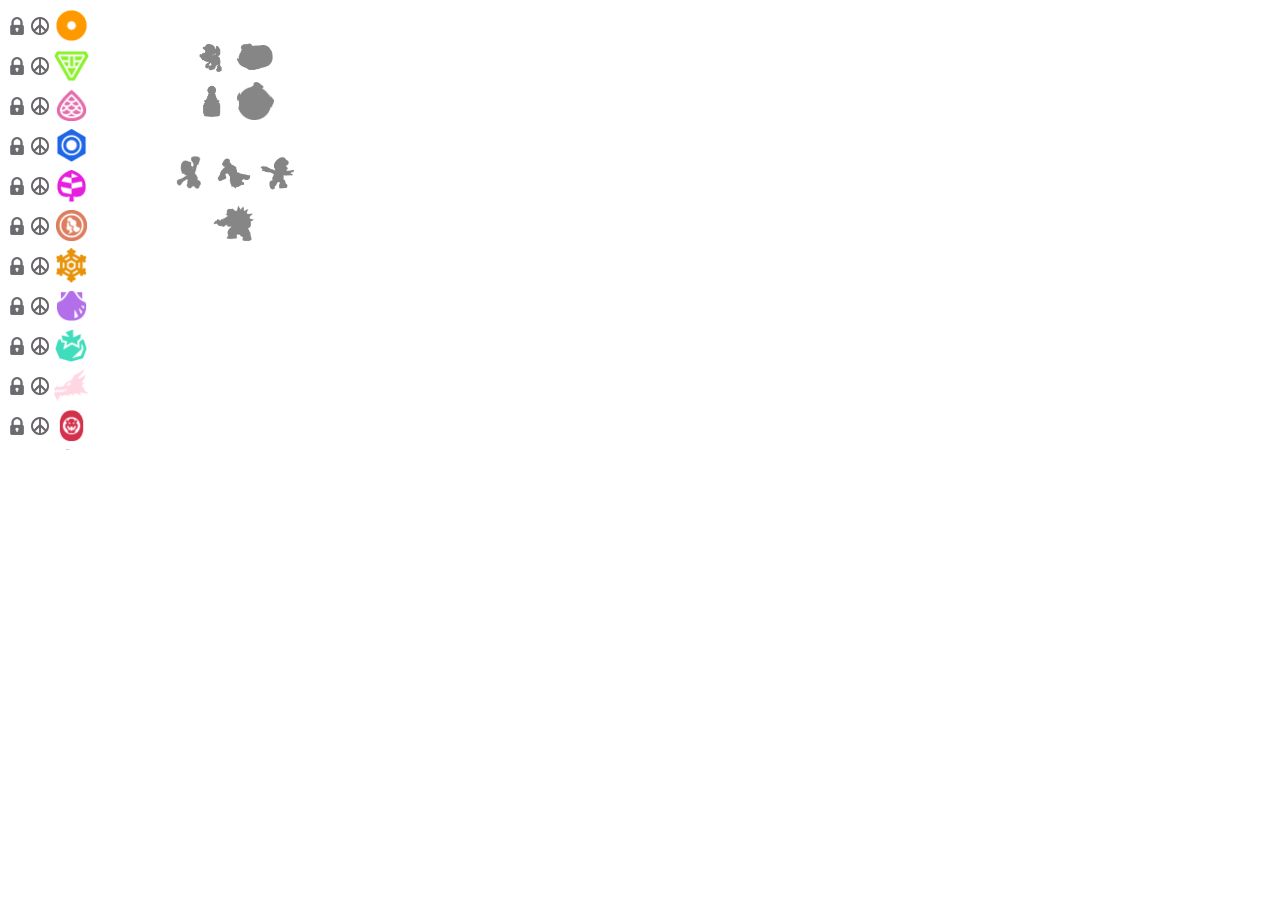
<file: obs.html>
<!DOCTYPE html>
<html lang="en">
<head>
  <meta charset="UTF-8">
  <meta name="viewport" content="width=device-width, initial-scale=1.0">
  <title>OBS Overlay</title>

  <link rel="preconnect" href="https://fonts.googleapis.com">
  <link rel="preconnect" href="https://fonts.gstatic.com" crossorigin>
  <link href="https://fonts.googleapis.com/css2?family=Fredoka+One&display=swap" rel="stylesheet">

  <style>
    :root { --text: #fff; --font: 'Fredoka One'; --green: #4ade80; }

    *, *::before, *::after { box-sizing: border-box; margin: 0; padding: 0; }

    html, body {
      width: 315px;
      height: 450px;
      overflow: hidden;
      background: transparent;
      color: var(--text);
      font-family: 'Fredoka One';
    }

    /* #obs-root is the scaled element. It's a vertical stack: the Moon Updater
       strip plus the main overlay body (moon list + right column). Its height
       is set from JS to match getObsBaseH() so it grows for the Moon Kingdom
       row and/or the updater strip. */
    #obs-root {
      display: flex;
      flex-direction: column;
      align-items: flex-start; /* tracker body stays left; updater may be wider */
      width: 315px;
      height: 450px;
      transform-origin: top left;
    }

    /* The main overlay body: moon list on the left, icons/total on the right */
    #obs-main {
      display: flex;
      flex-direction: row;
      width: 315px;
      flex: 1;
      min-height: 0;
    }

    /* Popup mode: page fills the actual (possibly user-resized) window;
       #obs-root is scaled via JS to fit while keeping its base proportions. */
    html.popup-mode, body.popup-mode {
      width: 100vw;
      height: 100vh;
    }

    /* ── Moon Updater strip ───────── */
    /* Width is set from JS (wider than the 315px tracker body) so messages
       don't clip; long lines wrap onto a second line instead. */
    #obs-updater {
      display: none; /* shown from JS when the setting is on */
      flex-direction: column;
      justify-content: flex-end; /* newest messages sit at the bottom */
      width: 100%; /* fills #obs-root, whose width is set from JS */
      gap: 2px;
      padding: 5px 8px;
      overflow: hidden;
      flex-shrink: 0;
    }
    /* In the popup window the strip is slightly darker than the overlay's
       #181818 background so it reads as a distinct panel. In Browser Source
       mode everything stays transparent (no background). */
    #obs-updater.updater-popup { background: #0d0d0d; }

    .upd-msg {
      min-height: 22px;
      line-height: 22px;
      font-size: 0.95rem;
      white-space: normal;       /* allow wrapping to a second line */
      overflow-wrap: anywhere;
    }
    .upd-msg img.upd-icon {
      height: 18px; width: 18px;
      object-fit: contain;
      vertical-align: middle;
      margin: 0 3px;
    }
    .upd-num, .upd-text, .upd-unlock { vertical-align: middle; }
    .upd-num    { color: #fff; margin-right: 2px; }
    .upd-unlock { color: #fff; }

    /* ── Left column: moon rows ───── */
    #obs-moon-list {
      display: flex;
      flex-direction: column;
      justify-content: flex-start;
      gap: 5px;
      padding: 8px 6px 8px 8px;
      flex-shrink: 0;
    }

    .obs-moon-row {
      display: flex;
      align-items: center;
      gap: 5px;
      border-radius: 6px;
      transition: background 0.2s;
    }
    .obs-moon-row.row-gone { display: none; }

    .obs-moon-row.row-complete {
      background: rgba(74, 222, 128, 0.18);
    }

    .obs-moon-row img.obs-lock,
    .obs-moon-row img.obs-peace,
    .obs-moon-row img.obs-rock {
      width: 18px;
      height: 18px;
      object-fit: contain;
    }
    /* Individually hidden lock/peace/rock sign columns. Moon Rock is off by
       default, so its icon-off class is present unless the setting is on. */
    .obs-moon-row img.obs-lock.icon-off,
    .obs-moon-row img.obs-peace.icon-off,
    .obs-moon-row img.obs-rock.icon-off { display: none; }

    .obs-moon-row img.obs-kingdom {
      height: 35px;
      width: 35px;
      object-fit: contain;
      transition: filter 0.2s;
    }
    .obs-moon-row img.obs-kingdom.icon-white {
      filter: brightness(0) invert(1);
    }

    .obs-count {
      font-size: 1.5rem;
      white-space: nowrap;
      min-width: 55px;
      text-align: center;
      transition: color 0.2s;
    }
    .obs-count.count-complete { color: var(--green); }

    /* ── Right column ─────────────── */
    #obs-right {
      display: flex;
      flex-direction: column;
      align-items: center;
      padding: 10px 10px 10px 8px;
      gap: 5px;
      flex: 1;
    }

    .obs-section-header {
      font-size: 1rem;
      text-align: center;
      letter-spacing: 0.05em;
      padding: 6px 0 3px;
      width: 100%;
    }

    .obs-icon-row {
      display: flex;
      flex-direction: row;
      gap: 5px;
      justify-content: center;
    }

    .obs-icon-row img {
      height: 38px;
      width: 38px;
      object-fit: contain;
    }
    /* Moon Cave captures (parabones, banzai, wire, golden) read as a 2x2 grid
       instead of one long row. The Cave Skip ability row stays a plain flex row. */
    #obs-capture-icons {
      display: grid;
      grid-template-columns: repeat(2, 38px);
      justify-content: center;
      gap: 5px;
    }
    /* Individually hidden ability icons (Jump / Cap Bounce). justify-center on
       the row keeps whatever remains centered under the "Cave Skip" label. */
    .obs-icon-row img.icon-off { display: none; }

    #obs-bowser {
      display: flex;
      justify-content: center;
      padding: 6px 0;
    }
    #obs-bowser img {
      height: 42px;
      width: 42px;
      object-fit: contain;
    }

    #obs-total-wrap {
      display: flex;
      flex-direction: column;
      align-items: center;
      padding: 6px 0 2px;
    }
    #obs-total-label {
      font-size: 1rem;
      letter-spacing: 0.05em;
    }

    #obs-total {
      font-size: 1.5rem;
      text-align: center;
      letter-spacing: 0.05em;
      padding: 6px 0 2px;
    }

    /* Sections that may be hidden via settings */
    #obs-capture-section.hidden,
    #obs-ability-section.hidden,
    #obs-bowser.hidden,
    #obs-total-wrap.hidden { display: none; }
  </style>
</head>
<body>
  <div id="obs-root">
    <!-- Moon Updater strip (position/visibility controlled from JS) -->
    <div id="obs-updater"></div>

    <div id="obs-main">
      <div id="obs-moon-list"></div>
      <div id="obs-right">
        <div id="obs-capture-section">
          <div class="obs-section-header">Moon Cave</div>
          <div class="obs-icon-row" id="obs-capture-icons"></div>
        </div>
        <div id="obs-ability-section">
          <div class="obs-section-header">Cave Skip</div>
          <div class="obs-icon-row" id="obs-ability-icons"></div>
        </div>
        <div id="obs-bowser"><img id="obs-bowser-img" src="assets/Bowser_Capture_Locked.png" alt="Bowser"></div>
        <div id="obs-total-wrap">
          <div id="obs-total-label">Moons:</div>
          <div id="obs-total">0 / 124</div>
        </div>
      </div>
    </div>
  </div>

  <script src="sync.js"></script>
  <script>
    'use strict';

    const STATE_KEY = 'tracker_state';

    // ── OBS overlay base size ─────────────────────────────────────
    // Keep these OBS_* constants identical to the ones in app.js so the size
    // this page renders always matches the "OBS size" the tracker advertises.
    const OBS_BASE_W = 315;
    const OBS_BASE_H = 450;        // 11 kingdoms, no updater
    const OBS_ROCK_COL_W = 23;     // extra body width when the Moon Rock column shows (18px icon + 5px gap)
    const OBS_MOON_ROW_H = 40;     // added when Moon Kingdom shows on the overlay
    const OBS_CAP_ROW_H = 40;      // added when Cap Kingdom shows on the overlay
    const OBS_UPDATER_MSG_H = 24;  // per visible updater message
    const OBS_UPDATER_PAD = 12;    // updater strip padding (top + bottom)

    const BASE_W = OBS_BASE_W;

    // Computed once the query string never changes during this page's life
    const params   = new URLSearchParams(window.location.search);
    const isPopup  = !!params.get('popup');
    const room     = params.get('room');
    const wsUrl    = params.get('ws');

    // Once a server room is configured we rely on it exclusively local
    // tracker (localStorage) updates are ignored from that point on.
    let serverMode = false;

    // name/img/multi/max plus the kingdom color + short label used by the Moon
    // Updater. Moon Kingdom is optional (settingKey) and only appears on the
    // overlay when both show_kingdom_moon and show_moon_obs are on.
    // Kingdom order MUST match app.js's KINGDOMS exactly, since moon state and
    // kingdom_order are indexed by array position. Optional kingdoms (Moon, Cap)
    // live at the end; DEFAULT_DISPLAY_ORDER puts Cap on top for display.
    const KINGDOMS = [
      { name:'Cascade Kingdom',  img:'assets/Cascade.png',  multi:'assets/Cascade_Multi.png',  max:10, color:'#ff9900', short:'Cascade'  },
      { name:'Sand Kingdom',     img:'assets/Sand.png',     multi:'assets/Sand_Multi.png',     max:21, color:'#8bf12c', short:'Sand'     },
      { name:'Lake Kingdom',     img:'assets/Lake.png',     multi:'assets/Lake_Multi.png',     max:13, color:'#e46cab', short:'Lake'     },
      { name:'Wooded Kingdom',   img:'assets/Wooded.png',   multi:'assets/Wooded_Multi.png',   max:21, color:'#1e65e7', short:'Wooded'   },
      { name:'Lost Kingdom',     img:'assets/Lost.png',     multi:'assets/Lost_Multi.png',     max:15, color:'#e71edd', short:'Lost'     },
      { name:'Metro Kingdom',    img:'assets/Metro.png',    multi:'assets/Metro_Multi.png',    max:25, color:'#de7d5e', short:'Metro'    },
      { name:'Snow Kingdom',     img:'assets/Snow.png',     multi:'assets/Snow_Multi.png',     max:15, color:'#e7930a', short:'Snow'     },
      { name:'Seaside Kingdom',  img:'assets/Seaside.png',  multi:'assets/Seaside_Multi.png',  max:15, color:'#b36fe9', short:'Seaside'  },
      { name:'Luncheon Kingdom', img:'assets/Luncheon.png', multi:'assets/Luncheon_Multi.png', max:23, color:'#3fddbb', short:'Luncheon' },
      { name:'Ruined Kingdom',   img:'assets/Ruin.png',     multi:'assets/Ruined_Multi.png',   max:8,  color:'#ffd7e2', short:'Ruined'   },
      { name:'Bowser Kingdom',   img:'assets/Bowser.png',   multi:'assets/Bowser_Multi.png',   max:13, color:'#d3304c', short:'Bowser'   },
      { name:'Moon Kingdom',     img:'assets/MoonK.png',    multi:'assets/MoonK_Multi.png',    max:12, color:'#b5c1cb', short:'Moon Kingdom', settingKey:'show_kingdom_moon', obsKey:'show_moon_obs' },
      { name:'Cap Kingdom',      img:'assets/Cap.png',      multi:'assets/Cascade_Multi.png',  max:16, color:'#fff500', short:'Cap', settingKey:'show_kingdom_cap', obsKey:'show_cap_obs' },
    ];

    // Default on-screen order (mirrors app.js): Cap first (above Cascade),
    // everything else in array order so Moon stays last. A user's drag-reorder
    // (kingdom_order) still wins over this.
    const DEFAULT_DISPLAY_ORDER = (() => {
      const capIdx = KINGDOMS.findIndex(k => k.name === 'Cap Kingdom');
      const rest = KINGDOMS.map((_, i) => i).filter(i => i !== capIdx);
      return capIdx === -1 ? rest : [capIdx, ...rest];
    })();

    const CAPTURE_ICONS = [
      { key:'parabones', locked:'assets/Parabones_Capture_Locked.png',    unlocked:'assets/Parabones_Capture.png'      },
      { key:'banzai',    locked:'assets/Banzai_Bill_Capture_Locked.png',  unlocked:'assets/Banzai_Bill_Capture.png'    },
      { key:'wire',      locked:'assets/Spark_pylon_Capture_Locked.png',  unlocked:'assets/Spark_pylon_Capture.png'    },
      { key:'golden',    locked:'assets/golden_locked.png',               unlocked:'assets/golden.png'                 },
    ];

    const ABILITY_ICONS = [
      { key:'jump', locked:'assets/Long_Jump_Locked.png', unlocked:'assets/Long_Jump.png' },
      { key:'cap',  locked:'assets/Cappy_Locked.png',     unlocked:'assets/Cappy.png'     },
      { key:'wall', locked:'assets/Wall_Jump_Locked.png', unlocked:'assets/Wall_Jump.png' },
    ];

    // Display names for the "Unlocked X" updater messages
    const CAPTURE_NAMES = { parabones:'Parabones', banzai:'Banzai Bill', wire:'Spark Pylon', golden:'Gold Chain Chomp', bowser:'Bowser' };
    const ABILITY_NAMES = { jump:'Long Jump', cap:'Cap Bounce', wall:'Wall Slide' };

    let currentState = null;
    let prevState = null;          // last state we diffed against (Moon Updater)
    let updaterMessages = [];       // {html} oldest→newest; newest rendered at bottom

    // ── Local tracker state (popup, non-server mode only) ──────────
    function loadTrackerState() {
      try {
        const raw = localStorage.getItem(STATE_KEY);
        return raw ? JSON.parse(raw) : null;
      } catch (e) { return null; }
    }

    // Whether the Moon Kingdom row is drawn on the overlay
    function moonOnObs(settings) {
      return !!(settings && settings.show_kingdom_moon && settings.show_moon_obs !== false);
    }

    // Whether the Cap Kingdom row is drawn on the overlay
    function capOnObs(settings) {
      return !!(settings && settings.show_kingdom_cap && settings.show_cap_obs !== false);
    }

    // Whether a given kingdom's row should be drawn. Non-optional kingdoms (no
    // settingKey) always show; optional ones need their main toggle on AND, if
    // they have an OBS sub-toggle (obsKey), that sub-toggle on too.
    function kingdomShownOnObs(k, settings) {
      if (!k.settingKey) return true;
      if (!settings || !settings[k.settingKey]) return false;
      return !k.obsKey || settings[k.obsKey] !== false;
    }

    // Custom moon-row order set by drag-to-reorder in the main tracker. Returns
    // the display order as a list of KINGDOMS indices (unlisted ones appended).
    function kingdomOrderList(settings) {
      const saved = Array.isArray(settings && settings.kingdom_order) ? settings.kingdom_order : [];
      const seen = new Set(), order = [];
      saved.forEach(i => { if (Number.isInteger(i) && i >= 0 && i < KINGDOMS.length && !seen.has(i)) { seen.add(i); order.push(i); } });
      DEFAULT_DISPLAY_ORDER.forEach(i => { if (!seen.has(i)) order.push(i); });
      return order;
    }

    // ── Per-kingdom max scaling (mirrors app.js) ──────────────────
    // Green-complete uses each kingdom's scaled max, which tracks the Total
    // Moon Requirement N. Every kingdom scales by N/124 (Cap and Moon included);
    // SCALE_DEFAULT stays 124 so each shows its base max at the default.
    const SCALE_COUNT = KINGDOMS.length, SCALE_DEFAULT = 124, SCALE_RANGE = 5;
    const SCALE_BASE = KINGDOMS.slice(0, SCALE_COUNT).map(k => k.max - SCALE_RANGE);
    function computeScaledMax(N) {
      N = N || SCALE_DEFAULT;
      const raw = SCALE_BASE.map(c => c * N / SCALE_DEFAULT);
      const normal = raw.map(Math.floor);
      const rem = N - normal.reduce((a, b) => a + b, 0);
      raw.map((v, i) => ({ i, frac: v - Math.floor(v) }))
         .sort((a, b) => b.frac - a.frac)
         .forEach((o, k) => { if (k < rem) normal[o.i]++; });
      return normal.map(n => n + SCALE_RANGE);
    }
    let _obsMaxCache = { N: null, maxes: null };
    function scaledMaxFor(i, settings) {
      if (i >= SCALE_COUNT) return KINGDOMS[i].max;
      const N = (settings && settings.moon_requirement) || SCALE_DEFAULT;
      if (_obsMaxCache.N !== N) _obsMaxCache = { N, maxes: computeScaledMax(N) };
      return _obsMaxCache.maxes[i];
    }

    // Unscaled overlay (tracker-body) width. Grows when the Moon Rock column is
    // shown so the extra sign icon doesn't squeeze the right column off the fixed
    // width and get clipped. Both the popup startup size and the Browser Source
    // estimate use this. The updater can still widen the popup root past this when
    // the window is dragged out (handled in applyScale).
    function getObsBaseW(settings) {
      const s = settings || {};
      return OBS_BASE_W + (s.show_rock ? OBS_ROCK_COL_W : 0);
    }

    // Unscaled overlay height for the current settings (mirrors app.js)
    function getObsBaseH(settings) {
      const s = settings || {};
      let h = OBS_BASE_H;
      if (moonOnObs(s)) h += OBS_MOON_ROW_H;
      if (capOnObs(s)) h += OBS_CAP_ROW_H;
      if (s.show_moon_updater) {
        const n = Math.min(5, Math.max(1, s.updater_count || 3));
        h += n * OBS_UPDATER_MSG_H + OBS_UPDATER_PAD;
      }
      return h;
    }

    function currentBaseH() {
      return getObsBaseH(currentState && currentState.settings ? currentState.settings : {});
    }

    // ── Apply scale + size to viewport ────────────────────────────
    // Popup mode: the fixed-width tracker body (OBS_BASE_W) plus the full
    // height are fitted to the window. When the updater is on, the overlay's
    // root width is allowed to grow past OBS_BASE_W so the updater fills any
    // extra horizontal space the user drags out, but never shrinks below
    // OBS_BASE_W (dragging narrower just scales the whole overlay down).
    // Browser Source mode: fixed scale from the URL/setting; width is the
    // fixed tracker-body width (getObsBaseW), so long updater messages wrap.
    function applyScale() {
      const baseH = currentBaseH();
      const settings = (currentState && currentState.settings) ? currentState.settings : {};
      const updaterOn = !!settings.show_moon_updater;
      const root = document.getElementById('obs-root');
      const main = document.getElementById('obs-main');
      const html = document.documentElement;
      const body = document.body;

      // Effective tracker-body width (grows for the Moon Rock column).
      const bodyW = getObsBaseW(settings);

      // While the popup is minimized the browser reports innerWidth/innerHeight
      // as 0, which would compute scale(0) and blank the overlay (it "disappears"
      // in OBS). Skip re-scaling in that case so the last good frame is kept.
      if (isPopup && (window.innerWidth <= 0 || window.innerHeight <= 0)) return;

      let scale, rootW;
      if (isPopup) {
        scale = Math.min(window.innerWidth / bodyW, window.innerHeight / baseH);
        rootW = updaterOn
          ? Math.max(bodyW, window.innerWidth / scale)
          : bodyW;
      } else {
        const urlScale = parseFloat(params.get('scale'));
        const settingsScale = settings.overlay_scale;
        scale = urlScale || settingsScale || 1;
        rootW = bodyW;
      }

      root.style.width = `${rootW}px`;
      root.style.height = `${baseH}px`;
      root.style.transform = `scale(${scale})`;
      // The main body stays at bodyW even when the updater widens the root, so the
      // moon list + right column always get their full width and never clip.
      if (main) main.style.width = `${bodyW}px`;

      if (isPopup) {
        html.style.width = '100vw';
        html.style.height = '100vh';
        body.style.width = '100vw';
        body.style.height = '100vh';
      } else {
        html.style.width = `${rootW * scale}px`;
        html.style.height = `${baseH * scale}px`;
        body.style.width = `${rootW * scale}px`;
        body.style.height = `${baseH * scale}px`;
      }
    }

    // ── Build DOM ─────────────────────────────────────────────────
    function buildOBSLayout() {
      // Moon rows (all kingdoms; optional Moon/Cap rows toggled in updateOBS)
      const moonList = document.getElementById('obs-moon-list');
      moonList.innerHTML = '';
      KINGDOMS.forEach((k, i) => {
        const row = document.createElement('div');
        row.className = 'obs-moon-row';
        row.dataset.i = i;

        const lockImg   = document.createElement('img');
        lockImg.className = 'obs-lock';
        lockImg.src = 'assets/lock.png';
        lockImg.alt = 'lock';

        const peaceImg  = document.createElement('img');
        peaceImg.className = 'obs-peace';
        peaceImg.src = 'assets/peace.png';
        peaceImg.alt = 'peace';

        const rockImg   = document.createElement('img');
        rockImg.className = 'obs-rock icon-off'; // hidden until show_rock is on
        rockImg.src = 'assets/rock_locked.png';
        rockImg.alt = 'rock';

        const kingImg   = document.createElement('img');
        kingImg.className = 'obs-kingdom';
        kingImg.src = k.img;
        kingImg.alt = k.name;

        const countSpan = document.createElement('span');
        countSpan.className = 'obs-count';
        countSpan.textContent = '0 / ?';

        row.appendChild(lockImg);
        row.appendChild(peaceImg);
        row.appendChild(rockImg);
        row.appendChild(kingImg);
        row.appendChild(countSpan);
        moonList.appendChild(row);
      });

      // Capture icons (parabones, banzai, wire, bowser is separate)
      const captureRow = document.getElementById('obs-capture-icons');
      captureRow.innerHTML = '';
      CAPTURE_ICONS.forEach(ic => {
        const img = document.createElement('img');
        img.dataset.key = ic.key;
        img.src = ic.locked;
        img.alt = ic.key;
        captureRow.appendChild(img);
      });

      // Ability icons
      const abilityRow = document.getElementById('obs-ability-icons');
      abilityRow.innerHTML = '';
      ABILITY_ICONS.forEach(ic => {
        const img = document.createElement('img');
        img.dataset.key = ic.key;
        img.src = ic.locked;
        img.alt = ic.key;
        abilityRow.appendChild(img);
      });
    }

    // ── Moon Updater ──────────────────────────────────────────────
    function esc(s) { return String(s).replace(/[&<>"]/g, c => ({'&':'&amp;','<':'&lt;','>':'&gt;','"':'&quot;'}[c])); }

    function pushMsg(html) {
      updaterMessages.push(html);
      if (updaterMessages.length > 30) updaterMessages = updaterMessages.slice(-30);
    }

    // Compare the previous state to the current one and queue messages for any
    // moon add/subtract, multi moon (+3), newly-set moon requirement, capture,
    // or ability. Subtracting a moon requirement produces no message.
    function diffForUpdater(oldS, curS) {
      // Moons
      KINGDOMS.forEach((k, i) => {
        const o = (oldS.moons && oldS.moons[i]) || {};
        const c = (curS.moons && curS.moons[i]) || {};
        const d = (c.count || 0) - (o.count || 0);
        if (d === 3) {
          pushMsg(`<span class="upd-num">+3</span><img class="upd-icon" src="${esc(k.multi)}"><span class="upd-text" style="color:${k.color}">${esc(k.short)} Multi Moon</span>`);
        } else if (d > 0) {
          pushMsg(`<span class="upd-num">+${d}</span><img class="upd-icon" src="${esc(k.img)}"><span class="upd-text" style="color:${k.color}">${esc(k.short)} Moon${d > 1 ? 's' : ''}</span>`);
        } else if (d < 0) {
          const n = -d;
          pushMsg(`<span class="upd-num">\u2212${n}</span><img class="upd-icon" src="${esc(k.img)}"><span class="upd-text" style="color:${k.color}">${esc(k.short)} Moon${n > 1 ? 's' : ''}</span>`);
        }

        // Moon requirement ("?" -> number, or an increase). Never on decrease/clear.
        const om = (o.max === null || o.max === undefined) ? null : o.max;
        const cm = (c.max === null || c.max === undefined) ? null : c.max;
        if (cm !== null && (om === null || cm > om)) {
          pushMsg(`<img class="upd-icon" src="${esc(k.img)}"><span class="upd-text" style="color:${k.color}">${esc(k.short)} needs </span><span class="upd-num">${cm}</span><span class="upd-text" style="color:${k.color}"> Moon${cm === 1 ? '' : 's'}</span>`);
        }
      });

      // Captures (false -> true only)
      const oc = oldS.captures || {}, cc = curS.captures || {};
      Object.keys(cc).forEach(key => {
        if (cc[key] && !oc[key]) {
          pushMsg(`<span class="upd-unlock">Unlocked ${esc(CAPTURE_NAMES[key] || key)}</span>`);
        }
      });

      // Abilities (false -> true only)
      const oa = oldS.abilities || {}, ca = curS.abilities || {};
      Object.keys(ca).forEach(key => {
        if (ca[key] && !oa[key]) {
          pushMsg(`<span class="upd-unlock">Unlocked ${esc(ABILITY_NAMES[key] || key)}</span>`);
        }
      });
    }

    function renderUpdater(settings) {
      const el = document.getElementById('obs-updater');
      if (!settings || !settings.show_moon_updater) {
        el.style.display = 'none';
        return;
      }
      const count = Math.min(5, Math.max(1, settings.updater_count || 3));

      el.style.display = 'flex';
      el.style.order = (settings.updater_location === 'bottom') ? '2' : '0';
      el.style.height = `${count * OBS_UPDATER_MSG_H + OBS_UPDATER_PAD}px`;
      el.classList.toggle('updater-popup', isPopup);

      // Show only the most recent `count` messages, newest at the bottom.
      const visible = updaterMessages.slice(-count);
      el.innerHTML = '';
      visible.forEach((html, idx) => {
        const div = document.createElement('div');
        div.className = 'upd-msg';
        div.innerHTML = html;
        // Fade older (higher up) messages; newest at full opacity.
        div.style.opacity = (visible.length > 1)
          ? (0.35 + 0.65 * (idx / (visible.length - 1))).toFixed(3)
          : '1';
        el.appendChild(div);
      });
    }

    // ── Update all DOM elements from current state ────────────────
    function updateOBS(s) {
      const incoming = s || currentState;
      if (!incoming) return;

      const settings = incoming.settings || {};

      // Moon Updater diff (only while enabled). prevState always advances so
      // re-enabling the updater later doesn't dump a backlog of changes.
      if (prevState && settings.show_moon_updater) {
        diffForUpdater(prevState, incoming);
      }
      prevState = JSON.parse(JSON.stringify(incoming));

      currentState = incoming;
      applyScale();
      renderUpdater(settings);

      const orderList = kingdomOrderList(settings);

      // Moon rows
      KINGDOMS.forEach((k, i) => {
        const row = document.querySelector(`.obs-moon-row[data-i="${i}"]`);
        if (!row) return;

        // Reflect the tracker's drag-to-reorder ordering
        const pos = orderList.indexOf(i);
        row.style.order = pos === -1 ? i : pos;

        // Optional kingdom (Moon / Cap) row visibility
        if (k.settingKey) row.classList.toggle('row-gone', !kingdomShownOnObs(k, settings));

        const m = (incoming.moons && incoming.moons[i]) || {};

        const lockEl = row.querySelector('.obs-lock');
        const peaceEl = row.querySelector('.obs-peace');
        const rockEl = row.querySelector('.obs-rock');
        lockEl.src  = m.lock  ? 'assets/unlock.png'       : 'assets/lock.png';
        peaceEl.src = m.peace ? 'assets/peace_unlock.png' : 'assets/peace.png';
        rockEl.src  = m.rock  ? 'assets/rock_unlocked.png' : 'assets/rock_locked.png';
        lockEl.classList.toggle('icon-off', settings.show_lock === false);
        peaceEl.classList.toggle('icon-off', settings.show_peace === false);
        // Moon Rock is off by default, so it stays hidden unless explicitly enabled.
        rockEl.classList.toggle('icon-off', settings.show_rock !== true);

        const kImg = row.querySelector('.obs-kingdom');
        kImg.classList.toggle('icon-white', settings.show_icon_colors === false);

        const maxDisplay = (m.max !== null && m.max !== undefined) ? m.max : '?';
        row.querySelector('.obs-count').textContent = `${m.count || 0} / ${maxDisplay}`;

        // Mirror the main tracker: a user-entered max is the requirement exactly
        // (even 0, or higher than the game's normal max); otherwise fall back to
        // the scaled kingdom max. Never mix the two.
        const required = (m.max !== null && m.max !== undefined) ? m.max : scaledMaxFor(i, settings);
        const isComplete = settings.show_complete_color && (m.count || 0) >= required;
        row.querySelector('.obs-count').classList.toggle('count-complete', isComplete);
      });

      // Capture icons
      CAPTURE_ICONS.forEach(ic => {
        const img = document.querySelector(`#obs-capture-icons img[data-key="${ic.key}"]`);
        if (img && incoming.captures) {
          img.src = incoming.captures[ic.key] ? ic.unlocked : ic.locked;
        }
      });

      // Ability icons (+ individual Jump / Cap Bounce visibility)
      ABILITY_ICONS.forEach(ic => {
        const img = document.querySelector(`#obs-ability-icons img[data-key="${ic.key}"]`);
        if (!img) return;
        if (incoming.abilities) {
          img.src = incoming.abilities[ic.key] ? ic.unlocked : ic.locked;
        }
        if (ic.key === 'jump') img.classList.toggle('icon-off', settings.show_ability_jump !== true);
        if (ic.key === 'cap')  img.classList.toggle('icon-off', settings.show_ability_cap  !== true);
      });

      // Bowser (from captures)
      const bowserImg = document.getElementById('obs-bowser-img');
      if (bowserImg && incoming.captures) {
        bowserImg.src = incoming.captures.bowser
          ? 'assets/Bowser_Capture.png'
          : 'assets/Bowser_Capture_Locked.png';
      }

      // Total label
      const totalEl = document.getElementById('obs-total');
      const totalWrap = document.getElementById('obs-total-wrap');
      const total = (incoming.moons || []).reduce((sum, m) => sum + (m.count || 0), 0);
      const req   = settings.moon_requirement || 124;
      totalEl.textContent = `${total} / ${req}`;
      totalWrap.classList.toggle('hidden', settings.show_moon_total === false);

      // Section visibility
      document.getElementById('obs-capture-section')
        .classList.toggle('hidden', settings.show_captures === false);
      document.getElementById('obs-bowser')
        .classList.toggle('hidden', settings.show_captures === false);
      document.getElementById('obs-ability-section')
        .classList.toggle('hidden', settings.show_ability_lock === false);
    }

    // ── Init ────────────────────────────────────────────────────
    document.addEventListener('DOMContentLoaded', () => {
      if (isPopup) {
        document.documentElement.classList.add('popup-mode');
        document.body.classList.add('popup-mode');
        document.body.style.background = '#181818';
        document.documentElement.style.background = '#181818';

        window.addEventListener('resize', applyScale);

        window.addEventListener('storage', (e) => {
          if (e.key !== STATE_KEY || serverMode) return;
          updateOBS(loadTrackerState());
        });

        // Storage events aren't reliably delivered to a minimized/background
        // window, so also poll localStorage on an interval. Timers are throttled
        // (~1s) while hidden but still fire, which lets the popup keep updating
        // for OBS capture even when it isn't the focused window. We only re-render
        // when the stored state actually changed, and never in server mode (the
        // WebSocket already delivers updates in the background).
        let lastPolledRaw = null;
        try { lastPolledRaw = localStorage.getItem(STATE_KEY); } catch (e) {}
        setInterval(() => {
          if (serverMode) return;
          let raw = null;
          try { raw = localStorage.getItem(STATE_KEY); } catch (e) { return; }
          if (raw === lastPolledRaw) return;
          lastPolledRaw = raw;
          updateOBS(raw ? JSON.parse(raw) : null);
        }, 500);

        document.addEventListener('visibilitychange', () => {
          if (document.hidden) return;
          if (serverMode) {
            updateOBS(currentState);
          } else {
            updateOBS(loadTrackerState());
          }
        });

        if (!room) updateOBS(loadTrackerState());
      }

      applyScale();
      buildOBSLayout();

      if (room && window.SMOSync) {
        serverMode = true;
        window.SMOSync.onState((remoteState) => {
          updateOBS(remoteState);
        });
        window.SMOSync.connect(room, wsUrl);
      } else if (isPopup) {
        // Re-render now that the layout DOM exists
        updateOBS(loadTrackerState());
      }
    });
  </script>
</body>
</html>
</file>
<file: style.css>
/* ── Reset & Root ───────────────────────────────────────────────── */
:root {
  --bg:          #181818;
  --bg-card:     #242424;
  --bg-card2:    #2e2e2e;
  --bg-hover:    #383838;
  --text:        #ffffff;
  --text-dim:    #aaaaaa;
  --accent:      #5865f2;
  --accent-h:    #4752c4;
  --green:       #4ade80;
  --red:         #f87171;
  --border:      #3a3a3a;
  --radius:      10px;
  --radius-sm:   6px;
  --btn-bg:      #333333;
  --btn-hover:   #444444;
  --font:        'Arial Rounded MT Bold', 'Arial', sans-serif;
  --panel-edge-gap: 24px; /* outer margin used once a side panel is showing */
}

*, *::before, *::after { box-sizing: border-box; margin: 0; padding: 0; }

html { font-size: 15px; }

body {
  background: var(--bg);
  color: var(--text);
  font-family: var(--font);
  min-height: 100vh;
  padding: 12px;
  -webkit-tap-highlight-color: transparent;

  display: flex;
  flex-direction: column;
  gap: 7px;
}

/* ── App wrapper ─────────────────────────────────────────────────── */
/* #layout-row holds #app and, optionally, #side-panel. With no panel
   active, #app centers itself exactly as before. With a panel active,
   body.panel-edges widens the outer gap to --panel-edge-gap on the sides
   that border the panel layout, and #layout-row arranges #app/#side-panel
   according to the Location setting (location-horizontal / location-vertical),
   added by applySidePanel() in app.js. Both directions are plain flex
   percentages/flex-basis (no fixed pixel panel width), so the panel grows
   and shrinks fluidly as the window is resized. */
#layout-row {
  display: flex;
  flex-direction: row;
  gap: 16px;
  justify-content: center;
  align-items: flex-start;
  flex: 1;
  width: 100%;
}

/* Widens the left/right body padding to a bigger, even gap while any panel
   is visible, so the tracker+panel combo (or the full-width vertical panel)
   sits with a consistent ~24px margin from the true viewport edge instead
   of the tighter default 12px used everywhere else. */
body.panel-edges {
  padding-left: var(--panel-edge-gap);
  padding-right: var(--panel-edge-gap);
}

#app {
  max-width: 580px;/* max-width: 680px; */
  margin: 0 auto;
  flex: 1;
  min-width: 0;
}

/* ── Horizontal: tracker pinned near the left edge at its normal size,
   panel fills the rest of the row out to the right edge. The tracker only
   gives up width (flex-shrink: 0.3, slower than the panel) once the panel
   has already been squeezed down to its own min-width. ────────────────── */
#layout-row.location-horizontal.panel-open {
  flex-direction: row;
  /* Pin the tracker+panel to the left so any residual overflow spills to the
     right (reachable/scrollable) instead of being centered and clipped off the
     left edge, which was hiding the tracker title in the ~541–870px range. */
  justify-content: flex-start;
}
#layout-row.location-horizontal.panel-open #app {
  margin: 0;
  /* Shrink freely down from 580px as the row narrows. The panel is frozen at
     its 300px min-width in this range, so the tracker absorbs all the width
     loss and scales down smoothly instead of overflowing. */
  flex: 0 1 580px;
  min-width: 0;
}
#layout-row.location-horizontal.panel-open #side-panel {
  flex: 1 1 300px;
  min-width: 300px;
}

/* ── Vertical: tracker stays centered at its normal size, panel drops
   below and stretches the full available width (edge gap to edge gap). ── */
#layout-row.location-vertical.panel-open {
  flex-direction: column;
  align-items: center;
}
#layout-row.location-vertical.panel-open #app {
  margin: 0 auto;
  flex: 0 0 auto;
  width: 100%;
}
#layout-row.location-vertical.panel-open #side-panel {
  width: 100%;
  flex: 0 0 auto;
  position: static;
  top: auto;
}

/* ── Side Panel (Notes / Map embed) ─────────────────────────────── */
#side-panel {
  align-self: flex-start;
  position: sticky;
  top: 12px;
  max-height: calc(100vh - 24px);
  background: var(--bg-card);
  border-radius: var(--radius);
  border: 1px solid var(--border);
  display: flex;
  flex-direction: column;
  overflow: hidden;
}
#side-panel.hidden { display: none; }

.side-panel-header {
  display: flex;
  align-items: center;
  justify-content: space-between;
  padding: 10px 14px;
  border-bottom: 1px solid var(--border);
  flex-shrink: 0;
}
.side-panel-header span { font-size: 1rem; font-weight: bold; }

#side-panel-frame {
  border: none;
  width: 100%;
  flex: 1;
  min-height: 824px;
  background: var(--bg);
}

/* Horizontal doesn't fit beside the tracker on narrow screens, so it falls
   back to the default single-column tracker layout below the mobile
   breakpoint - applySidePanel() in app.js already stops applying
   .panel-open for Horizontal at this width, this is a CSS-only backstop.
   Vertical is untouched here: it stays available on mobile since the panel
   is already stacked below rather than beside the tracker. */
@media (max-width: 624px) {
  #layout-row.location-horizontal.panel-open {
    flex-direction: column;
  }
  #layout-row.location-horizontal.panel-open #side-panel {
    display: none;
  }
  #layout-row.location-horizontal.panel-open #app {
    margin: 0 auto;
    flex: 1;
    min-width: 0;
  }
}

h1 {
  text-align: center;
  font-size: 1.35rem;
  letter-spacing: 0.03em;
  margin-bottom: 14px;
  color: var(--text);
}

.header {
    justify-content: space-between; 
    align-items: center;
    position: relative;
    text-align: center;
    padding: 1%;
}

#author-credit {
  /* position: absolute;
  bottom: 10px;
  left: 14px; */
  width: 100%;
  max-width: 330px;
  margin: 0 auto 0 0;
  text-align: left;
  overflow-wrap: break-word;
  background: rgba(36,36,36,0.90);
  padding: 5px 10px;
  border-radius: var(--radius-sm);
  border: 1px solid var(--border);
  font-size: 0.75rem;
  color: var(--text-dim);
  user-select: none;
  pointer-events: none;
}

/* ── Moon Rows ───────────────────────────────────────────────────── */
#moon-rows {
  display: flex;
  flex-direction: column;
  gap: 6px;
  margin-bottom: 14px;
}

.moon-row {
  display: flex;
  align-items: center;
  flex-wrap: wrap;
  gap: 5px;
  background: var(--bg-card);
  border-radius: var(--radius);
  padding: 6px 8px;
  border-left: 3px solid transparent;
  transition: background 0.2s, border-color 0.2s;
}

.moon-row.row-complete {
  background: rgba(74, 222, 128, 0.12);
  border-left-color: var(--green);
}

/* Drag-to-reorder: a subtle gray outline hints the row can be picked up from
   its empty space / edges, and the row lifts slightly while being dragged. */
.moon-row.drag-ready {
  box-shadow: inset 0 0 0 1px rgba(150, 150, 150, 0.55);
  cursor: grab;
}
.moon-row.dragging {
  cursor: grabbing;
  opacity: 0.85;
  box-shadow: 0 6px 16px rgba(0, 0, 0, 0.45);
  border-left-color: rgba(150, 150, 150, 0.8);
}

.moon-row-left {
  display: flex;
  align-items: center;
  gap: 4px;
  flex-shrink: 0;
}

.moon-row-counter {
  display: flex;
  align-items: center;
  gap: 4px;
  flex: 1 1 auto;
  min-width: 0;
}

.moon-row-entry {
  display: flex;
  align-items: center;
  gap: 4px;
  flex-shrink: 0;
}

/* On small screens, entry row drops to its own line */
@media (max-width: 520px) { /*480 before */
  .moon-row-entry {
    flex-basis: 100%;
    justify-content: flex-end;
  }
}

.moon-row-entry .multi-moon-btn {
    margin-right: auto; /* push multi to the left on mobile second row */
  }

/* Icon toggle buttons (lock / peace) */
.icon-btn {
  background: none;
  border: none;
  cursor: pointer;
  padding: 2px;
  border-radius: var(--radius-sm);
  display: flex;
  align-items: center;
  justify-content: center;
  transition: background 0.15s;
  flex-shrink: 0;
}
.icon-btn:hover { background: var(--bg-hover); }
.icon-btn img { width: 18px; height: 18px; object-fit: contain; display: block; }
/* .icon-btn img { width: 20px; height: 20px; object-fit: contain; display: block; } */

/* Kingdom image */
.kingdom-icon {
  height: 36px;
  width: 36px;
  object-fit: contain;
  flex-shrink: 0;
  transition: filter 0.2s;
}
.kingdom-icon.icon-white {
  filter: brightness(0) invert(1);
}

/* Count display */
.count-label {
  font-size: 1.5rem;
  font-weight: bold;
  min-width: 60px;
  text-align: center;
  flex: 0 0 auto;
  transition: color 0.2s;
}
.count-label.count-complete { color: var(--green); }

/* Equal flexible spacers between counter items keeps min/max stacks
   sitting at the exact midpoint of the gap on either side of them. */
.counter-spacer {
  flex: 1 1 auto;
}

/* Min/Max kingdom range reference label on top, number underneath */
.range-stack {
  display: flex;
  flex-direction: column;
  align-items: center;
  justify-content: center;
  line-height: 1.15;
  flex-shrink: 0;
  min-width: 28px;
}
.range-stack .range-label {
  font-size: 0.6rem;
  text-transform: uppercase;
  letter-spacing: 0.03em;
  color: var(--text-dim);
}
.range-stack .range-value {
  font-size: 0.9rem;
  font-weight: bold;
  color: var(--text);
}
.range-stack.hidden { display: none; }

/* + / − buttons */
.count-btn {
  background: var(--btn-bg);
  border: none;
  color: var(--text);
  font-family: var(--font);
  font-size: 1.1rem;
  font-weight: bold;
  width: 34px;
  height: 34px;
  border-radius: var(--radius-sm);
  cursor: pointer;
  transition: background 0.15s;
  flex-shrink: 0;
}
.count-btn:hover  { background: var(--btn-hover); }
.count-btn:active { background: var(--accent); }

/* Multi Moon button */
.multi-moon-btn {
  background: var(--btn-bg);
  /* border: 1.5px solid var(--btn-bg); */
  border: none; 
  cursor: pointer;
  padding: 2px;
  border-radius: var(--radius-sm);
  display: flex;
  align-items: center;
  justify-content: center;
  flex-shrink: 0;
  transition: background 0.15s;
}
.multi-moon-btn:hover { background: var(--bg-hover); }
.multi-moon-btn img {
  height: 30px;
  width: 30px;
  object-fit: contain;
  display: block;
  transition: filter 0.2s;
}
.multi-moon-btn.multi-off img { filter: contrast(0); }
.multi-moon-btn.hidden        { display: none !important; }

/* Max entry field */
.max-entry {
  background: var(--bg-card2);
  border: 1px solid var(--border);
  color: var(--text);
  font-family: var(--font);
  font-size: 1rem;
  width: 48px;
  height: 32px;
  border-radius: var(--radius-sm);
  text-align: center;
  padding: 0 4px;
}
.max-entry::-webkit-inner-spin-button,
.max-entry::-webkit-outer-spin-button { -webkit-appearance: none; }
.max-entry:focus {
  outline: none;
  border-color: var(--accent);
}

/* Save button (per row) */
.save-btn {
  background: var(--accent);
  border: none;
  color: #fff;
  font-family: var(--font);
  font-size: 1rem;
  height: 32px;
  padding: 0 9px;
  border-radius: var(--radius-sm);
  cursor: pointer;
  transition: background 0.15s;
  flex-shrink: 0;
  white-space: nowrap;
}
.save-btn:hover  { background: var(--accent-h); }
.save-btn.hidden { display: none; }

/* ── Sync Section ──────────────────────────────────────────────────── */
#sync-section {
  display: flex;
  flex-direction: column;
  gap: 8px;
  background: var(--bg-card);
  border-radius: var(--radius);
  padding: 12px 14px;
  margin-bottom: 12px;
}

#sync-room-row,
#sync-url-row {
  display: flex;
  gap: 8px;
  align-items: center;
}

#sync-room-row input,
#sync-url-row input {
  background: var(--bg-card2);
  border: 1px solid var(--border);
  color: var(--text);
  font-family: var(--font);
  font-size: 0.95rem;
  height: 38px;
  border-radius: var(--radius-sm);
  padding: 0 10px;
}

#sync-room-row input {
  flex: 1;
  min-width: 0;
  text-transform: uppercase;
}

#sync-url-row input {
  flex: 1;
  min-width: 0;
  font-size: 0.8rem;
}

#sync-room-row button,
#sync-url-row button {
  width: auto;
  flex-shrink: 0;
  padding: 0 10px;
}

#sync-status {
  font-size: 0.85rem;
  color: var(--text-dim);
  text-align: center;
}

#sync-size-row {
  font-size: 0.85rem;
  color: var(--text-dim);
  text-align: center;
}

/* ── Controls Section ──────────────────────────────────────────────── */
#controls {
  display: grid;
  grid-template-columns: auto 1fr 1fr auto;
  grid-template-areas: "captures buttons notes abilities";
  align-items: stretch;
  gap: 12px;
  background: var(--bg-card);
  border-radius: var(--radius);
  padding: 14px 16px;
}

#capture-section  { grid-area: captures; }
#button-section   { grid-area: buttons;  }
#notes-section    { grid-area: notes;    }
#ability-section  { grid-area: abilities; }

/* When captures are hidden, keep the column space so nothing shifts */
#capture-section.hidden {
  display: block !important;
  visibility: hidden;
}

/* When ability icons are hidden (Ability Lock off), keep column space so
   nothing shifts. Bowser is exempt: it's a capture that merely sits on the
   ability side, so it stays visible and clickable while Jump/Cap/Wall only
   reserve their space. */
#ability-section.abilities-hidden .icon-toggle-btn.ability-icon:not([data-key="bowser"]) {
  visibility: hidden;
}

@media (max-width: 540px) {
  #controls {
    grid-template-columns: 1fr 1fr;
    grid-template-rows: auto auto;
    grid-template-areas:
      "buttons  notes"
      "captures abilities";
  }
  /* On mobile, let captures fully disappear */
  #capture-section.hidden {
    display: none !important;
    visibility: visible;
  }
}

/* Mid-width squeeze: while the horizontal panel is open the tracker column is
   narrowed, but the 4-column controls grid has a large min-content width and
   won't shrink, forcing the whole row to overflow (and clip the title on the
   left). Collapse controls here so #app can actually get smaller: two columns
   from ~660–870px, a single column below that where space is tightest. */
@media (min-width: 541px) and (max-width: 870px) {
  #layout-row.location-horizontal.panel-open #controls {
    grid-template-columns: 1fr 1fr;
    grid-template-rows: auto auto;
    grid-template-areas:
      "buttons  notes"
      "captures abilities";
  }
  #layout-row.location-horizontal.panel-open #capture-section.hidden {
    display: none !important;
    visibility: visible;
  }
}
@media (min-width: 541px) and (max-width: 660px) {
  #layout-row.location-horizontal.panel-open #controls {
    grid-template-columns: 1fr;
    grid-template-rows: auto;
    grid-template-areas:
      "buttons"
      "notes"
      "captures"
      "abilities";
  }
}

/* ── Capture / Ability icon grids ───────────────────────────────── */
#capture-row {
  display: grid;
  grid-template-columns: 1fr 1fr;
  gap: 5px;
}

/* Ability icons: a centered column. Row 1 (.ability-top) holds Jump/Cap
   (either can be individually hidden); Wall sits centered below. A fixed
   min-width keeps the same footprint so a lone Wall stays centered instead
   of collapsing the column and shifting the rest of #controls. */
#ability-row {
  display: flex;
  flex-direction: column;
  align-items: center;
  gap: 5px;
  min-width: 101px; /* two 48px icons + 5px gap */
}
.ability-top {
  display: flex;
  justify-content: center;
  gap: 5px;
}
.ability-top.row-gone { display: none; }

/* Bottom row holds Bowser + Wall. Default (Jump/Cap not both shown): stacked
   and centered, Wall on top with Bowser on its own row directly under it
   (column-reverse because the DOM order is bowser, wall). When both Jump and
   Cap are shown, #ability-row gets .abilities-2x2 and this becomes a horizontal
   row - Bowser to the left of Wall - so the four icons read as a clean 2x2. */
.ability-bottom {
  display: flex;
  flex-direction: column-reverse;
  align-items: center;
  gap: 5px;
}
#ability-row.abilities-2x2 .ability-bottom {
  flex-direction: row;
  justify-content: center;
}

/* Exactly one of Jump / Cap shown (3 icons total). Lay the row out as a real
   2-column grid so the three icons read as: [Jump|Cap][Wall] on top, with
   Bowser on its own row underneath, left-aligned under the first column (NOT
   centered). display:contents lets the .ability-top / .ability-bottom wrappers
   melt away so their buttons become direct grid items; `order` then places
   Wall on the top row (next to the visible Jump/Cap) and drops Bowser last so
   it lands in the bottom-left cell. */
#ability-row.abilities-3 {
  display: grid;
  grid-template-columns: 48px 48px;
  gap: 5px;
  justify-content: center;
  align-items: start;
}
#ability-row.abilities-3 .ability-top,
#ability-row.abilities-3 .ability-bottom {
  display: contents;
}
#ability-row.abilities-3 .ability-icon[data-key="bowser"] { order: 2; }

/* Individually hidden ability icon (Jump / Cap Bounce show toggles off) */
.icon-toggle-btn.ability-icon.icon-off { display: none; }

/* Lock / Peace / Moon Rock sign columns hidden from the whole tracker via
   settings. Moon Rock defaults to off, so hide-rock is present on first load. */
#moon-rows.hide-lock .lock-btn   { display: none; }
#moon-rows.hide-peace .peace-btn { display: none; }
#moon-rows.hide-rock .rock-btn   { display: none; }

.icon-toggle-btn {
  background: var(--btn-bg);
  border: none;
  cursor: pointer;
  padding: 4px;
  border-radius: var(--radius-sm);
  display: flex;
  align-items: center;
  justify-content: center;
  transition: background 0.15s, opacity 0.15s;
}
.icon-toggle-btn:hover { background: var(--bg-hover); }
.icon-toggle-btn img   { height: 40px; width: 40px; object-fit: contain; display: block; }
.icon-toggle-btn.active { background: #2a3a2a; }
.icon-toggle-btn.hidden { display: none; }

#capture-section.hidden { display: none; }

/* ── Button Section ──────────────────────────────────────────────── */
#button-section {
  display: flex;
  flex-direction: column;
  align-items: stretch;
  justify-content: flex-start;
  gap: 7px;
}

/* OBS button row: Open OBS fills left, ⓘ is square on right */
#obs-btn-row {
  display: flex;
  gap: 6px;
  width: 100%;
}
#obs-btn-row #btn-obs {
  flex: 1;
  max-width: none;
  min-width: 0;
}

.ctrl-btn {
  background: var(--btn-bg);
  border: none;
  color: var(--text);
  font-family: var(--font);
  font-size: 0.9rem;
  height: 38px;
  padding: 0 16px;
  border-radius: var(--radius-sm);
  cursor: pointer;
  width: 100%;
  transition: background 0.15s;
}
.ctrl-btn:hover { background: var(--btn-hover); }

.danger-btn { color: var(--red); border: 1px solid var(--red); }
.danger-btn:hover { background: #3a2020; }

/* ⓘ info button square, same height as OBS button */
.info-btn {
  width: 38px;
  min-width: 38px;
  max-width: 38px;
  height: 38px;
  padding: 0;
  font-size: 1.15rem;
  flex-shrink: 0;
}

.gear-btn {
  font-size: 1.2rem;
  padding: 0;
  width: 44px;
  max-width: 44px;
  height: 44px;
  /* border-radius: 50%; */
}

/* Notes section own column beside OBS */
#notes-section {
  display: flex;
  flex-direction: column;
  gap: 7px;
}

/* Notes button fills its column, matching OBS column height */
.notes-btn {
  background: var(--btn-bg);
  border: none;
  color: var(--text);
  font-family: var(--font);
  font-size: 0.95rem;
  width: 100%;
  height: 38px;
  /* min-height: 80px; */
  border-radius: var(--radius-sm);
  cursor: pointer;
  transition: background 0.15s;
}
.notes-btn:hover { background: var(--bg-hover); }

.map-btn {
  background: var(--btn-bg);
  border: none;
  color: var(--text);
  font-family: var(--font);
  font-size: 0.95rem;
  width: 100%;
  height: 38px;
  /* min-height: 80px; */
  border-radius: var(--radius-sm);
  cursor: pointer;
  transition: background 0.15s;
}
.map-btn:hover { background: var(--bg-hover); }

.apc-btn {
  background: var(--btn-bg);
  border: none;
  color: var(--text);
  font-family: var(--font);
  font-size: 0.95rem;
  width: 100%;
  height: 38px;
  border-radius: var(--radius-sm);
  cursor: pointer;
  transition: background 0.15s;
}
.apc-btn:hover { background: var(--bg-hover); }

/* ── Modal Backdrop ──────────────────────────────────────────────── */
.modal-backdrop {
  position: fixed;
  inset: 0;
  background: rgba(0, 0, 0, 0.7);
  display: flex;
  align-items: center;
  justify-content: center;
  z-index: 1000;
  padding: 16px;
}
.modal-backdrop.hidden { display: none; }

.modal-box {
  background: var(--bg-card);
  border-radius: var(--radius);
  border: 1px solid var(--border);
  width: 100%;
  max-width: 440px;
  max-height: 90vh;
  display: flex;
  flex-direction: column;
  overflow: hidden;
}

.modal-header {
  display: flex;
  align-items: center;
  justify-content: space-between;
  padding: 14px 18px;
  border-bottom: 1px solid var(--border);
  flex-shrink: 0;
}
.modal-header h2 { font-size: 1.1rem; }

.modal-header-actions {
  display: flex;
  align-items: center;
  gap: 2px;
}

.modal-icon-btn {
  background: none;
  border: none;
  color: var(--text-dim);
  font-size: 1.05rem;
  cursor: pointer;
  padding: 4px 8px;
  border-radius: var(--radius-sm);
  transition: color 0.15s, background 0.15s;
}
.modal-icon-btn:hover { color: var(--text); background: var(--bg-hover); }

.modal-icon-btn-red {
  background: none;
  border: none;
  color: var(--red);
  font-size: 1.05rem;
  cursor: pointer;
  padding: 4px 8px;
  border-radius: var(--radius-sm);
  transition: color 0.15s, background 0.15s;
}
.modal-icon-btn-red:hover { background: #3a2020; }

.modal-close {
  background: none;
  border: none;
  color: var(--text-dim);
  font-size: 1.1rem;
  cursor: pointer;
  padding: 4px 8px;
  border-radius: var(--radius-sm);
  transition: color 0.15s, background 0.15s;
}
.modal-close:hover { color: var(--text); background: var(--bg-hover); }

.modal-body {
  overflow-y: auto;
  padding: 12px 18px 18px;
  flex: 1;
}

/* ── OBS Info Modal ──────────────────────────────────────────────── */
.obs-info-modal-box { max-width: 500px; }

.obs-info-body {
  font-size: 0.88rem;
  line-height: 1.65;
  padding-top: 10px;
}

.obs-info-body .info-title {
  font-size: 0.95rem;
  margin: 14px 0 5px;
  display: flex;
  align-items: center;
  gap: 8px;
}
.obs-info-body .info-title:first-child { margin-top: 0; }

.info-tag {
  font-size: 0.72rem;
  background: var(--accent);
  color: #fff;
  padding: 1px 6px;
  border-radius: 10px;
}

.obs-info-body ol {
  padding-left: 18px;
  display: flex;
  flex-direction: column;
  gap: 3px;
}

.obs-info-body p:last-child { margin-top: 8px; }

.obs-info-body code {
  background: var(--bg-card2);
  padding: 1px 5px;
  border-radius: 3px;
  font-family: monospace;
  font-size: 0.85em;
}

/* ── Settings Modal ──────────────────────────────────────────────── */
.settings-body { display: flex; flex-direction: column; gap: 8px; padding-top: 14px; }

.settings-row {
  display: flex;
  align-items: center;
  justify-content: space-between;
  gap: 12px;
  padding: 5px 0;
  font-size: 0.95rem;
}
.settings-row span { flex: 1; }

/* CSS Toggle Switch */
.toggle-switch {
  position: relative;
  display: inline-block;
  width: 48px;
  height: 26px;
  flex-shrink: 0;
  cursor: pointer;
}
.toggle-switch input {
  opacity: 0;
  width: 0;
  height: 0;
  position: absolute;
}
.toggle-track {
  position: absolute;
  inset: 0;
  background: #444;
  border-radius: 13px;
  transition: background 0.2s;
}
.toggle-track::after {
  content: '';
  position: absolute;
  width: 20px;
  height: 20px;
  border-radius: 50%;
  background: #fff;
  top: 3px;
  left: 3px;
  transition: transform 0.2s;
  box-shadow: 0 1px 3px rgba(0,0,0,0.4);
}
.toggle-switch input:checked + .toggle-track             { background: var(--green); }
.toggle-switch input:checked + .toggle-track::after      { transform: translateX(22px); }

/* Text + Save pairs */
.input-save-pair {
  display: flex;
  gap: 6px;
  align-items: center;
  flex-shrink: 0;
}
.input-save-pair input {
  background: var(--bg-card2);
  border: 1px solid var(--border);
  color: var(--text);
  font-family: var(--font);
  font-size: 0.9rem;
  height: 32px;
  width: 100px;
  border-radius: var(--radius-sm);
  text-align: center;
  padding: 0 6px;
}
.input-save-pair input:focus {
  outline: none;
  border-color: var(--accent);
}
.save-inline-btn {
  background: var(--accent);
  border: none;
  color: #fff;
  font-family: var(--font);
  font-size: 0.85rem;
  height: 32px;
  padding: 0 12px;
  border-radius: var(--radius-sm);
  cursor: pointer;
  transition: background 0.15s;
  white-space: nowrap;
}
.save-inline-btn:hover { background: var(--accent-h); }

/* Rebind button (mouse/key capture) */
.rebind-btn {
  background: var(--bg-card2);
  border: 1px solid var(--border);
  color: var(--text);
  font-family: var(--font);
  font-size: 0.85rem;
  height: 32px;
  padding: 0 12px;
  border-radius: var(--radius-sm);
  cursor: pointer;
  transition: background 0.15s, border-color 0.15s;
  white-space: nowrap;
  min-width: 90px;
}
.rebind-btn:hover { background: var(--bg-hover); }
.rebind-btn.listening {
  border-color: var(--accent);
  background: var(--accent);
  color: #fff;
  cursor: default;
}

/* Revert Default Settings button */
.revert-btn {
  color: var(--red);
  max-width: none;
  width: 100%;
}
.revert-btn:hover { background: #3a2020; }

/* ── Tabbed Settings layout ───────────────────────────────────────── */
/* The modal-box is a vertical stack: header / tab-bar / scrolling body /
   footer. Only the body scrolls; the tab bar and footer stay pinned. */
.settings-modal-box { max-height: 88vh; }

.settings-tabs {
  display: flex;
  gap: 4px;
  padding: 8px 12px 0;
  border-bottom: 1px solid var(--border);
  flex-shrink: 0;
  overflow-x: auto;
  overflow-y: hidden;
  scrollbar-width: thin;
  -webkit-overflow-scrolling: touch;
}
.settings-tabs::-webkit-scrollbar { height: 4px; }
.settings-tabs::-webkit-scrollbar-thumb { background: var(--border); border-radius: 2px; }

.settings-tab {
  background: none;
  border: none;
  border-bottom: 2px solid transparent;
  color: var(--text-dim);
  font-family: var(--font);
  font-size: 0.9rem;
  padding: 8px 12px;
  cursor: pointer;
  white-space: nowrap;
  border-radius: var(--radius-sm) var(--radius-sm) 0 0;
  transition: color 0.15s, background 0.15s, border-color 0.15s;
}
.settings-tab:hover { color: var(--text); background: var(--bg-hover); }
.settings-tab.active {
  color: var(--text);
  border-bottom-color: var(--accent);
}

/* Body remains the single scroll region (inherits .modal-body overflow-y). */
.settings-body { display: block; }

.settings-panel {
  display: flex;
  flex-direction: column;
  gap: 8px;
}
.settings-panel:not(.active) { display: none; }

/* Footer pinned below the scroll area */
.settings-footer {
  flex-shrink: 0;
  padding: 12px 18px;
  border-top: 1px solid var(--border);
}

/* ── Settings sub-sections (Ability Lock, Moon Updater, …) ────────── */
.settings-subsection {
  border: 1px solid var(--border);
  border-radius: var(--radius-sm);
  padding: 6px 10px 8px;
  display: flex;
  flex-direction: column;
  gap: 4px;
  background: rgba(0, 0, 0, 0.12);
}
.subsection-title {
  font-size: 0.8rem;
  letter-spacing: 0.04em;
  text-transform: uppercase;
  color: var(--text-dim);
  padding: 2px 0 4px;
}
/* Indented child rows within a sub-section (or under a parent toggle) */
.settings-subrow { padding-left: 12px; }
.settings-subrow span { color: var(--text-dim); }

/* Dimmed + non-interactive when a parent toggle disables the sub-controls */
.settings-row.row-disabled {
  opacity: 0.4;
  pointer-events: none;
}
/* Fully hidden (e.g. Moon-OBS row when Moon Kingdom is off) */
.settings-row.row-gone { display: none; }

/* ── Segmented control (Top / Bottom) ─────────────────────────────── */
.segmented {
  display: inline-flex;
  border: 1px solid var(--border);
  border-radius: var(--radius-sm);
  overflow: hidden;
  flex-shrink: 0;
}
.seg-btn {
  background: var(--bg-card2);
  border: none;
  color: var(--text-dim);
  font-family: var(--font);
  font-size: 0.85rem;
  height: 32px;
  padding: 0 14px;
  cursor: pointer;
  transition: background 0.15s, color 0.15s;
}
.seg-btn + .seg-btn { border-left: 1px solid var(--border); }
.seg-btn:hover { background: var(--bg-hover); color: var(--text); }
.seg-btn.active { background: var(--accent); color: #fff; }

/* Select styled to match input-save-pair inputs */
.settings-select {
  background: var(--bg-card2);
  border: 1px solid var(--border);
  color: var(--text);
  font-family: var(--font);
  font-size: 0.9rem;
  height: 32px;
  width: 100px;
  border-radius: var(--radius-sm);
  text-align: center;
  padding: 0 6px;
  cursor: pointer;
}
.settings-select:focus { outline: none; border-color: var(--accent); }

/* ── Loading Zones Modal ──────────────────────────────────────────── */
.lz-modal-box {
  max-width: 92vw;
  width: 92vw;
  height: 85vh;
}

.lz-scroll-wrap {
  overflow: auto;
  flex: 1;
  /* Deliberately NOT scroll-behavior: smooth here: on Safari, if this
     container's scroll position gets nudged for ANY reason (including
     the auto-growing note textareas changing content height while you
     type) while `scroll-behavior: smooth` is active, Safari can blur the
     focused textarea mid-keystroke. Intentional scrolling (wheel / mouse
     button / key bindings) still gets a smooth animation - it's done via
     scrollTo({ behavior: 'smooth' }) in JS instead, so it never fires for
     incidental content-size changes. */
  /* Also disable native scroll anchoring: by default the browser will
     silently re-adjust this container's scroll position whenever content
     above the viewport resizes (exactly what the auto-growing note
     textareas do on every keystroke). That adjustment happens even
     without scroll-behavior: smooth, and is what was kicking focus out
     of the note box after a single character. */
  overflow-anchor: none;
}

#lz-content {
  display: flex;
  /* flex-direction: row;
  align-items: flex-start; */
  flex-direction: column;
  flex-wrap: wrap;
  align-content: flex-start;
  gap: 20px;
  padding: 16px;
  height: 100%;
  min-width: max-content;
}

.lz-col-track {
  display: flex;
  flex-direction: column;
  gap: 20px;
  flex-shrink: 0;
}

@media (max-width: 540px) {
  .lz-modal-box { width: 100%; max-width: 100%; height: auto; max-height: 90vh;}
  #lz-content {
    flex-direction: column;
    flex-wrap: nowrap;
    height: auto;
    min-width: unset;
    padding: 12px;
    gap: 12px;
  }
}

/* Kingdom column */
.kingdom-col {
  min-width: 190px;
  flex-shrink: 0;
}

.kingdom-col-header {
  display: flex;
  align-items: center;
  gap: 8px;
  margin-bottom: 10px;
  cursor: pointer;
  user-select: none;
}
.kingdom-col-header img { height: 20px; flex-shrink: 0; }
.kingdom-col-header .col-title { font-size: 1rem; }
.kingdom-col-header .col-chevron {
  margin-left: auto;
  font-size: 0.85rem;
  color: var(--text-dim);
  transition: transform 0.2s;
}
.kingdom-col-header.collapsed .col-chevron  { transform: rotate(-90deg); }
.kingdom-col-header.collapsed + .zones-container { display: none; }
.kingdom-col-header.collapsed + .zones-split-wrap  { display: none; }

/* Zone rows */
.zones-container { display: flex; flex-direction: column; gap: 8px; }

/* Zone columns auto-split for large kingdoms (> 12 zones) */
.zones-split-wrap {
  display: flex;
  flex-direction: row;
  gap: 16px;
  align-items: flex-start;
}

@media (max-width: 540px) {
  .zones-split-wrap {
    flex-direction: column;
    align-items: stretch;
    gap: 8px;
  }
}

.zone-row {
  display: flex;
  flex-direction: column;
  gap: 4px;
}

.zone-row-top {
  display: flex;
  align-items: center;
  gap: 5px;
}

.zone-icon {
  height: 18px;
  cursor: pointer;
  flex-shrink: 0;
  border-radius: 3px;
  transition: opacity 0.15s;
}
.zone-icon:hover { opacity: 0.75; }

.zone-name {
  font-size: 0.85rem;
  cursor: pointer;
  flex: 1;
  user-select: none;
  transition: color 0.15s;
}

.zone-note {
  background: var(--bg-card2);
  border: 1px solid var(--border);
  color: var(--text);
  font-family: var(--font);
  font-size: 0.8rem;
  width: 100%;
  padding: 5px 7px;
  border-radius: var(--radius-sm);
  resize: none;
  min-height: 30px;
  line-height: 1.4;
  overflow: hidden;
}
.zone-note:focus {
  outline: none;
  border-color: var(--accent);
}

/* ── Notes toolbar (layout orientation / columns / compact) ─────────── */
/* Injected by JS above .lz-scroll-wrap in both the modal and notes.html. */
.lz-toolbar {
  display: flex;
  align-items: center;
  flex-wrap: wrap;
  gap: 8px 16px;
  padding: 8px 16px;
  border-bottom: 1px solid var(--border);
  background: var(--bg-card);
  flex-shrink: 0;
}
.lz-toolbar-group { display: flex; align-items: center; gap: 6px; }
.lz-toolbar-label {
  font-size: 0.7rem;
  text-transform: uppercase;
  letter-spacing: 0.04em;
  color: var(--text-dim);
}
.lz-toolbar .seg-btn { height: 28px; padding: 0 11px; font-size: 0.8rem; }
/* Columns picker only matters in vertical mode */
.lz-toolbar:not(.orient-vertical) .lz-cols-group { display: none; }

.lz-compact-btn {
  background: var(--bg-card2);
  border: 1px solid var(--border);
  color: var(--text-dim);
  font-family: var(--font);
  font-size: 0.8rem;
  height: 28px;
  padding: 0 12px;
  border-radius: var(--radius-sm);
  cursor: pointer;
  transition: background 0.15s, color 0.15s, border-color 0.15s;
}
.lz-compact-btn:hover { background: var(--bg-hover); color: var(--text); }
.lz-compact-btn.active {
  background: var(--accent);
  border-color: var(--accent);
  color: #fff;
}

/* ── Vertical orientation ───────────────────────────────────────────── */
/* Pack kingdoms into N balanced columns that scroll vertically, instead of
   the default flex column-wrap masonry that grows horizontally. Each kingdom
   stays intact (break-inside: avoid) and reads top-to-bottom, wrapping into
   the next column. */
#lz-content.lz-layout-vertical {
  display: block;
  height: auto;
  width: 100%;
  min-width: 0;
  column-gap: 20px;
}
#lz-content.lz-layout-vertical.lz-cols-1 { column-count: 1; }
#lz-content.lz-layout-vertical.lz-cols-2 { column-count: 2; }
#lz-content.lz-layout-vertical.lz-cols-3 { column-count: 3; }

#lz-content.lz-layout-vertical .kingdom-col {
  break-inside: avoid;
  -webkit-column-break-inside: avoid;
  page-break-inside: avoid;
  width: 100%;
  min-width: 0;
  margin: 0 0 20px;
  /* a hair of top padding keeps a kingdom from kissing the column top edge
     when the browser breaks a column between two kingdoms */
  padding-top: 1px;
}
/* Big kingdoms: stack their two split halves into a single column here */
#lz-content.lz-layout-vertical .zones-split-wrap {
  flex-direction: column;
  align-items: stretch;
  gap: 8px;
}

/* ── Compact density (works in either orientation) ──────────────────── */
#lz-content.lz-compact { gap: 12px; }
#lz-content.lz-compact.lz-layout-vertical { column-gap: 12px; }
#lz-content.lz-compact .kingdom-col { margin-bottom: 12px; }
#lz-content.lz-compact .kingdom-col-header { margin-bottom: 5px; }
#lz-content.lz-compact .zones-container { gap: 4px; }
#lz-content.lz-compact .zones-split-wrap { gap: 4px 12px; }
#lz-content.lz-compact .zone-row { gap: 2px; }
#lz-content.lz-compact .zone-row-top { gap: 4px; }
#lz-content.lz-compact .zone-icon { height: 16px; }
#lz-content.lz-compact .zone-name { font-size: 0.8rem; }
#lz-content.lz-compact .zone-note {
  min-height: 22px;
  padding: 3px 6px;
  font-size: 0.78rem;
  line-height: 1.25;
}

/* ── Icon Picker Popup ───────────────────────────────────────────── */
.icon-picker-popup {
  position: fixed;
  background: #222;
  border: 1px solid var(--border);
  border-radius: var(--radius-sm);
  padding: 8px;
  display: flex;
  flex-wrap: wrap;
  gap: 6px;
  width: 170px;
  z-index: 9999;
  box-shadow: 0 4px 20px rgba(0,0,0,0.6);
}

.icon-picker-popup img {
  height: 20px;
  cursor: pointer;
  border-radius: 3px;
  transition: opacity 0.1s, transform 0.1s;
}
.icon-picker-popup img:hover {
  opacity: 0.8;
  transform: scale(1.15);
}

/* ── Utility ─────────────────────────────────────────────────────── */
.hidden { display: none !important; }

/* Scrollbars */
::-webkit-scrollbar { width: 6px; height: 6px; }
::-webkit-scrollbar-track { background: var(--bg); }
::-webkit-scrollbar-thumb { background: #444; border-radius: 3px; }
::-webkit-scrollbar-thumb:hover { background: #555; }
/* ══ System tab buttons ═══════════════════════════════════════════════ */
.settings-panel .sys-btn {
  display: block;
  width: 100%;
  box-sizing: border-box;
  font-family: var(--font);
  font-size: 0.92rem;
  font-weight: bold;
  padding: 11px 14px;
  margin-bottom: 10px;
  border-radius: var(--radius-sm);
  border: 1px solid transparent;
  cursor: pointer;
  transition: background 0.15s, border-color 0.15s, color 0.15s;
}
.sys-btn-blue { background: var(--accent); border-color: var(--accent); color: #fff; }
.sys-btn-blue:hover { background: var(--accent-h); border-color: var(--accent-h); }
.settings-panel .sys-btn-outline-blue { background: var(--btn-bg); border-color: var(--accent); color: var(--text); }
.sys-btn-outline-blue:hover { background: #4d58cf38 }
.settings-panel .sys-btn-outline-orange { background: var(--btn-bg); border-color: #ff9800; color: var(--text); }
.sys-btn-outline-orange:hover { background: #be740423 }

/* ══ Tracker Moon Count box (matches #controls look/padding) ═══════════ */
#moon-total-box {
  background: var(--bg-card);
  border-radius: var(--radius);
  padding: 14px 16px;
  margin-bottom: 12px;
  display: flex;
  align-items: center;
  justify-content: center;
  gap: 10px;
  font-weight: bold;
  font-size: 1.05rem;
}
#moon-total-box .mt-sep { color: var(--text-dim); }
#moon-total-box .mt-left-wrap { color: var(--accent); }

/* ══ Zone Names modal ═════════════════════════════════════════════════ */
.zone-names-modal-box {
  width: min(560px, 94vw);
  max-height: 88vh;
  padding: 0;
  display: flex;
  flex-direction: column;
  overflow: hidden;
}
.zone-names-topbar {
  display: flex;
  align-items: center;
  justify-content: space-between;
  gap: 10px;
  padding: 12px 14px;
  background: var(--bg-card2);
  border-bottom: 1px solid var(--border);
  flex-shrink: 0;
}
.zone-names-title {
  font-size: 0.95rem;
  color: var(--text-dim);
  white-space: nowrap;
  overflow: hidden;
  text-overflow: ellipsis;
}
.zone-names-body {
  overflow-y: auto;
  -webkit-overflow-scrolling: touch;
  padding: 14px 16px;
}
.zn-save-btn {
  background: var(--accent);
  border: 1px solid var(--accent);
  color: #fff;
  font-family: var(--font);
  font-size: 0.9rem;
  font-weight: bold;
  padding: 7px 16px;
  border-radius: var(--radius-sm);
  cursor: pointer;
  flex-shrink: 0;
}
.zn-save-btn:hover { background: var(--accent-h); border-color: var(--accent-h); }
.zn-ingame-btn {
  background: var(--btn-bg);
  border: 1px solid #ff9800;
  color: var(--text);
  font-family: var(--font);
  font-size: 0.9rem;
  padding: 7px 14px;
  border-radius: var(--radius-sm);
  cursor: pointer;
  flex-shrink: 0;
  white-space: nowrap;
}
.zn-ingame-btn:hover { background: #be740423; }
.zn-revert-btn {
  background: var(--btn-bg);
  border: 1px solid var(--red);
  color: var(--text);
  font-family: var(--font);
  font-size: 0.9rem;
  padding: 7px 16px;
  border-radius: var(--radius-sm);
  cursor: pointer;
  flex-shrink: 0;
}
.zn-revert-btn:hover { background: var(--btn-hover); }
.zn-kingdom { margin-bottom: 18px; }
.zn-kingdom-header {
  display: flex;
  align-items: center;
  gap: 8px;
  margin-bottom: 8px;
  font-weight: bold;
  font-size: 1rem;
}
.zn-kingdom-header img { height: 22px; width: auto; }
.zn-zone { margin-bottom: 10px; }
.zn-ingame {
  display: block;
  font-size: 0.72rem;
  color: var(--text-dim);
  margin-bottom: 2px;
}
.zn-input {
  width: 100%;
  box-sizing: border-box;
  background: var(--bg-card2);
  border: 1px solid var(--border);
  border-radius: var(--radius-sm);
  color: var(--text);
  font-family: var(--font);
  font-size: 0.9rem;
  padding: 7px 9px;
}
.zn-input:focus { outline: none; border-color: var(--accent); }
/* ══ System tab: Hotkeys button (gray body, green outline) ════════════ */
.settings-panel .sys-btn-outline-green { background: var(--btn-bg); border-color: var(--green); color: var(--text); }
.sys-btn-outline-green:hover { background: #4ade8022; }

/* ══ Side Panel mode (4 segmented buttons) ════════════════════════════ */
/* Off / Notes / Map / Abilities & Captures doesn't fit on one line in the
   Settings modal, so this row stacks its label above the buttons and lets the
   buttons wrap instead of overflowing. */
.settings-row.settings-row-stack {
  flex-direction: column;
  align-items: stretch;
  gap: 7px;
}
.settings-row.settings-row-stack > span { flex: none; }
.segmented.segmented-wrap {
  display: flex;
  flex-wrap: wrap;
  width: 100%;
}
.segmented-wrap .seg-btn { flex: 1 1 auto; padding: 0 10px; }

/* ══ Hotkeys modal ════════════════════════════════════════════════════ */
.hotkeys-modal-box { width: min(520px, 94vw); max-height: 88vh; display: flex; flex-direction: column; }
.hotkeys-body { display: flex; flex-direction: column; }

.hotkeys-hint {
  font-size: 0.82rem;
  color: var(--text-dim);
  line-height: 1.5;
  margin: 8px 0 0;
}
.hotkeys-hint strong { color: var(--text); }
.hotkeys-hint-dim { margin-bottom: 4px; }

#hotkeys-list {
  margin-top: 10px;
  border-top: 1px solid var(--border);
  padding-top: 4px;
  transition: opacity 0.15s;
}
/* Bindings stay editable while the master toggle is off, just visibly inert. */
#hotkeys-list.hotkeys-off { opacity: 0.5; }

.hotkey-row { padding: 4px 0; }
.hotkey-btn { min-width: 120px; text-align: center; }

/* ══ Abilities & Captures panel (apc.html) ════════════════════════════ */
body.apc-body {
  padding: 10px;
  gap: 0;
  height: 100vh;
  overflow: hidden;
}

/* ── Top bar ── */
.apc-toolbar {
  display: flex;
  flex-wrap: wrap;
  align-items: center;
  gap: 8px;
  padding-bottom: 9px;
  border-bottom: 1px solid var(--border);
  flex-shrink: 0;
}
.apc-toolbar .seg-btn { height: 28px; padding: 0 10px; font-size: 0.78rem; }

.apc-search {
  background: var(--bg-card2);
  border: 1px solid var(--border);
  border-radius: var(--radius-sm);
  color: var(--text);
  font-family: var(--font);
  font-size: 0.82rem;
  height: 28px;
  padding: 0 10px;
  flex: 1 1 130px;
  min-width: 110px;
}
.apc-search:focus { outline: none; border-color: var(--accent); }
.apc-search::placeholder { color: var(--text-dim); }

.apc-toolbar-toggle {
  display: inline-flex;
  align-items: center;
  gap: 7px;
  font-size: 0.8rem;
  color: var(--text-dim);
  cursor: pointer;
  white-space: nowrap;
}
/* Smaller than the Settings toggles so it sits comfortably in the bar. */
.apc-toolbar-toggle .toggle-switch { width: 36px; height: 20px; }
.apc-toolbar-toggle .toggle-track { border-radius: 10px; }
.apc-toolbar-toggle .toggle-track::after { width: 14px; height: 14px; top: 3px; left: 3px; }
.apc-toolbar-toggle input:checked + .toggle-track::after { transform: translateX(16px); }

.apc-reset-btn {
  background: var(--btn-bg);
  border: 1px solid var(--red);
  border-radius: var(--radius-sm);
  color: var(--red);
  font-family: var(--font);
  font-size: 0.78rem;
  height: 28px;
  padding: 0 12px;
  cursor: pointer;
  white-space: nowrap;
  transition: background 0.15s;
}
.apc-reset-btn:hover { background: #3a2020; }

.apc-popout-btn {
  background: var(--btn-bg);
  border: 1px solid var(--border);
  border-radius: var(--radius-sm);
  color: var(--text);
  font-family: var(--font);
  font-size: 0.78rem;
  height: 28px;
  padding: 0 12px;
  cursor: pointer;
  white-space: nowrap;
  transition: background 0.15s;
}
.apc-popout-btn:hover { background: var(--bg-hover); }

/* ── Sections ── */
.apc-scroll {
  flex: 1;
  overflow-y: auto;
  padding-top: 10px;
}
.apc-section + .apc-section { margin-top: 18px; }

.apc-section-header {
  display: flex;
  align-items: baseline;
  justify-content: space-between;
  gap: 10px;
  margin-bottom: 8px;
  position: sticky;
  top: 0;
  background: var(--bg);
  padding: 2px 0 5px;
  z-index: 2;
}
.apc-section-header h2 { font-size: 0.95rem; }
.apc-counter {
  font-size: 0.85rem;
  color: var(--text-dim);
  font-variant-numeric: tabular-nums;
}

.apc-empty { font-size: 0.82rem; color: var(--text-dim); padding: 6px 2px; }
.apc-empty.hidden { display: none; }

/* ── Grid: fit as many per row as the panel width allows ── */
.apc-grid {
  display: grid;
  grid-template-columns: repeat(auto-fill, minmax(var(--apc-cell), 1fr));
  gap: 6px 8px;
  align-items: start;
}
body.apc-size-small  { --apc-cell: 96px;  --apc-icon: 26px; --apc-font: 0.68rem; }
body.apc-size-medium { --apc-cell: 124px; --apc-icon: 34px; --apc-font: 0.76rem; }
body.apc-size-large  { --apc-cell: 160px; --apc-icon: 46px; --apc-font: 0.85rem; }

/* Icons-only mode (Hide Labels). With the text gone the cell no longer needs
   room for a caption, so shrink it to roughly the icon's footprint - that
   packs more per row - and bump the icon sizes up a tier so they read bigger. */
body.apc-hide-labels.apc-size-small  { --apc-cell: 52px; --apc-icon: 40px; }
body.apc-hide-labels.apc-size-medium { --apc-cell: 70px; --apc-icon: 56px; }
body.apc-hide-labels.apc-size-large  { --apc-cell: 92px; --apc-icon: 76px; }
body.apc-hide-labels .apc-label { display: none; }
/* Centre the lone icon in its cell now there's no label beside it. */
body.apc-hide-labels .apc-item { justify-content: center; gap: 0; }

.apc-item {
  display: flex;
  align-items: center;
  gap: 7px;
  min-width: 0;
}

.apc-icon-btn {
  background: transparent;
  border: 1px solid transparent;
  border-radius: var(--radius-sm);
  padding: 3px;
  cursor: pointer;
  flex-shrink: 0;
  line-height: 0;
  transition: background 0.15s, border-color 0.15s;
}
.apc-icon-btn:hover { background: var(--bg-hover); border-color: var(--border); }
.apc-icon-btn img {
  width: var(--apc-icon);
  height: var(--apc-icon);
  object-fit: contain;
  display: block;
  transition: filter 0.15s;
}

/* Locked = flat #868686 silhouette. brightness(0) knocks every pixel to black
   while keeping the alpha channel, then invert(52.55%) lifts black to exactly
   rgb(134,134,134). No second set of grayed-out image files needed. */
.apc-item.locked .apc-icon-btn img { filter: brightness(0) invert(52.55%); }
.apc-item.unlocked .apc-icon-btn img { filter: none; }

.apc-label {
  font-size: var(--apc-font);
  color: var(--text-dim);
  cursor: pointer;
  line-height: 1.2;
  overflow-wrap: anywhere;
  transition: color 0.15s;
}
.apc-item.unlocked .apc-label { color: var(--green); }
.apc-label:hover { color: var(--text); }
.apc-item.unlocked .apc-label:hover { color: var(--green); filter: brightness(1.2); }

/* Image file missing from assets/capture or assets/ability - keep the row
   usable instead of showing a broken-image icon. */
.apc-item.apc-missing .apc-icon-btn img { visibility: hidden; }
.apc-item.apc-missing .apc-icon-btn {
  border: 1px dashed var(--border);
  background: var(--bg-card2);
}
/* ══ Spoiler Log ══════════════════════════════════════════════════════ */
/* System-tab button: gray fill, yellow border */
.settings-panel .sys-btn-gray-yellow {
  background: var(--bg-card2);
  border-color: #ffd93d;
  color: var(--text);
}
.settings-panel .sys-btn-gray-yellow:hover { background: #ffd93d1f; }

/* Backdrop: padding on all sides so the box never touches the screen edge */
.sl-modal-backdrop {
  position: fixed;
  inset: 0;
  background: rgba(0, 0, 0, 0.78);
  display: flex;
  align-items: center;
  justify-content: center;
  z-index: 1100;
  padding: clamp(10px, 2.4vw, 28px);
  box-sizing: border-box;
}
.sl-modal-backdrop.hidden { display: none; }

/* Box: as wide/tall as the padding allows */
.sl-modal-box {
  background: var(--bg-card);
  border: 1px solid var(--border);
  border-radius: var(--radius);
  width: 100%;
  height: 100%;
  max-width: 1400px;
  display: flex;
  flex-direction: column;
  overflow: hidden;
  box-sizing: border-box;
}

/* Top bar: Automate (left) title Upload / close (right) */
.sl-topbar {
  flex: 0 0 auto;
  display: flex;
  align-items: center;
  gap: 10px;
  padding: 12px 14px;
  border-bottom: 1px solid var(--border);
  background: var(--bg-card);
}
.sl-title {
  flex: 1 1 auto;
  min-width: 0;
  text-align: center;
  font-weight: bold;
  font-size: 1.05rem;
  display: flex;
  flex-direction: column;
  align-items: center;
  line-height: 1.2;
}
.sl-filename {
  font-weight: normal;
  font-size: 0.72rem;
  color: var(--text-dim);
  max-width: 90%;
  overflow: hidden;
  text-overflow: ellipsis;
  white-space: nowrap;
}
.sl-topright { display: flex; align-items: center; gap: 8px; flex: 0 0 auto; }

.sl-topbtn {
  font-family: var(--font);
  font-size: 0.85rem;
  font-weight: bold;
  padding: 8px 12px;
  border-radius: var(--radius-sm);
  border: 1px solid transparent;
  cursor: pointer;
  white-space: nowrap;
  transition: background 0.15s, border-color 0.15s;
}
.sl-topbtn-left  { background: var(--bg-card2); border-color: #ff9800; color: var(--text); }
.sl-topbtn-left:hover  { background: #ff98001f; }
.sl-topbtn-right { background: var(--bg-card2); border-color: #ffd93d; color: var(--text); }
.sl-topbtn-right:hover { background: #ffd93d1f; }
.sl-close {
  background: none; border: none; color: var(--text-dim);
  font-size: 1.15rem; cursor: pointer; padding: 4px 8px; line-height: 1;
}
.sl-close:hover { color: var(--text); }

/* Search bar: below the topbar, above the nav/body content */
.sl-searchbar {
  flex: 0 0 auto;
  display: flex;
  align-items: center;
  gap: 6px;
  padding: 8px 14px;
  border-bottom: 1px solid var(--border);
  background: var(--bg-card);
}
.sl-search-input {
  flex: 1 1 auto;
  min-width: 0;
  background: var(--bg-card2);
  border: 1px solid var(--border);
  border-radius: var(--radius-sm);
  color: var(--text);
  font-family: var(--font);
  font-size: 0.85rem;
  padding: 7px 10px;
  box-sizing: border-box;
}
.sl-search-input:focus { outline: none; border-color: #ffd93d; }
.sl-search-count {
  flex: 0 0 auto;
  min-width: 42px;
  text-align: center;
  font-size: 0.78rem;
  color: var(--text-dim);
}
.sl-search-btn {
  flex: 0 0 auto;
  background: var(--bg-card2);
  border: 1px solid var(--border);
  color: var(--text-dim);
  border-radius: var(--radius-sm);
  font-size: 0.78rem;
  padding: 6px 9px;
  cursor: pointer;
  transition: background 0.15s, color 0.15s;
}
.sl-search-btn:hover { background: var(--bg-hover); color: var(--text); }

mark.sl-hit {
  background: #ffd93d66;
  color: inherit;
  border-radius: 2px;
  padding: 0 1px;
}
mark.sl-hit-current {
  background: #ff9800;
  color: #181818;
}

/* Nav chips for sections with zero search hits */
.sl-nav-item.sl-nav-dim { opacity: 0.35; }

/* Content: nav rail + scrollable body. Stacks on mobile. */
.sl-content { flex: 1 1 auto; display: flex; min-height: 0; }
.sl-nav {
  flex: 0 0 210px;
  border-right: 1px solid var(--border);
  overflow-y: auto;
  -webkit-overflow-scrolling: touch;
  padding: 8px;
  display: flex;
  flex-direction: column;
  gap: 4px;
}
.sl-nav-item {
  text-align: left;
  background: none;
  border: none;
  color: var(--text-dim);
  font-family: var(--font);
  font-size: 0.86rem;
  padding: 7px 9px;
  border-radius: var(--radius-sm);
  cursor: pointer;
}
.sl-nav-item:hover { background: var(--bg-hover); color: var(--text); }

.sl-body {
  flex: 1 1 auto;
  overflow-y: auto;
  -webkit-overflow-scrolling: touch;
  padding: 16px 20px;
  min-width: 0;
}
.sl-section { margin-bottom: 26px; }
.sl-section-title {
  margin: 0 0 8px;
  font-size: 1rem;
  color: #ffd93d;
  position: sticky;
  top: -16px;
  background: var(--bg-card);
  padding: 6px 0;
  border-bottom: 1px solid var(--border);
}
.sl-section-lines {
  white-space: pre-wrap;
  word-break: break-word;
  overflow-wrap: anywhere;
  font-family: ui-monospace, "SF Mono", Menlo, Consolas, monospace;
  font-size: 0.82rem;
  line-height: 1.55;
  color: var(--text);
}

/* Mobile: stack nav on top as a horizontal scroller, body below */
@media (max-width: 720px) {
  .sl-content { flex-direction: column; }
  .sl-nav {
    flex: 0 0 auto;
    flex-direction: row;
    border-right: none;
    border-bottom: 1px solid var(--border);
    overflow-x: auto;
    overflow-y: hidden;
    white-space: nowrap;
  }
  .sl-nav-item { flex: 0 0 auto; }
  .sl-title { font-size: 0.95rem; }
  .sl-topbtn { padding: 7px 9px; font-size: 0.78rem; }
  .sl-body { padding: 12px 14px; }
  .sl-searchbar { padding: 8px 10px; }
  .sl-search-count { min-width: 34px; }
}
</file>
